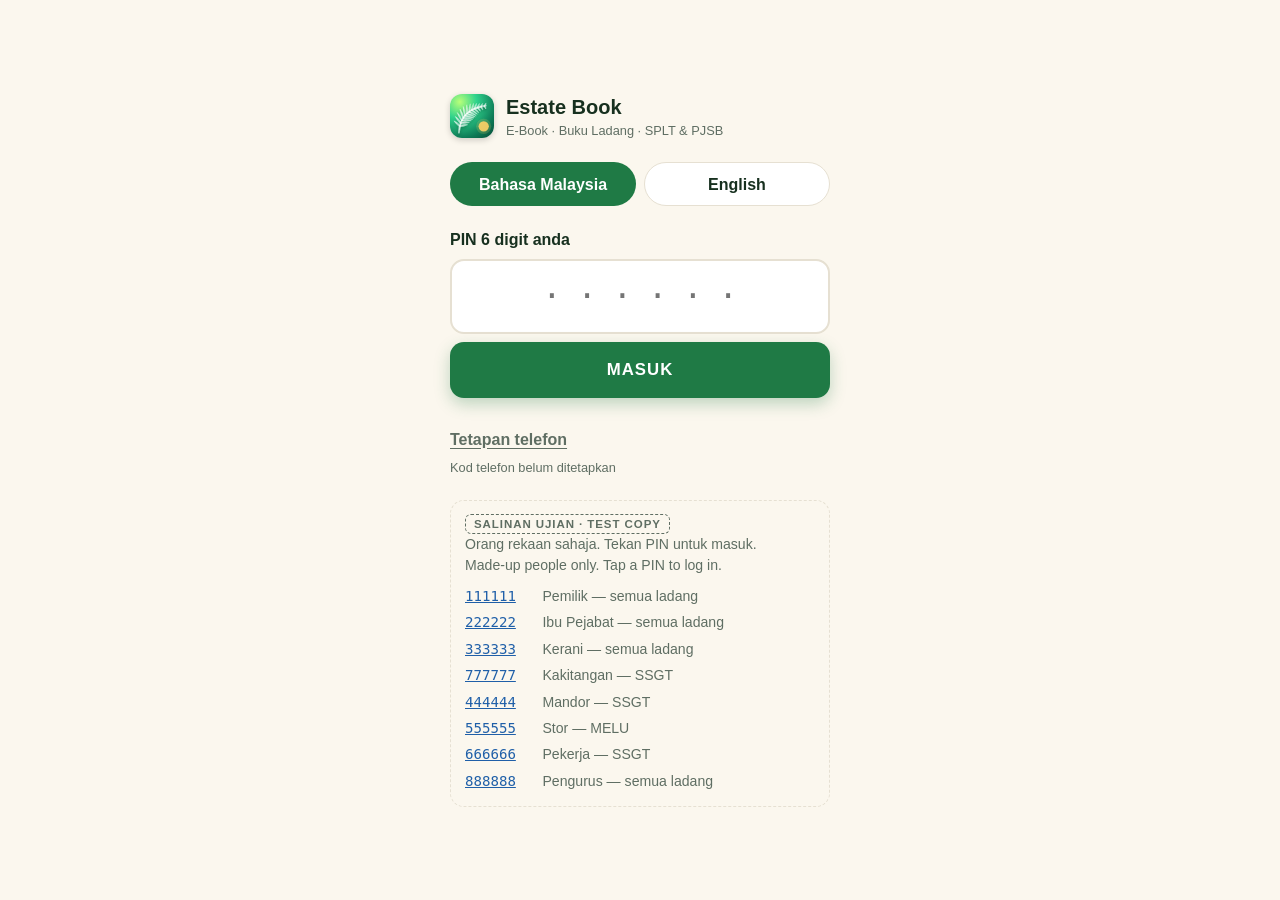
<file: index.html>
<!doctype html>
<html lang="ms">
<head>
<meta charset="utf-8">
<meta name="viewport" content="width=device-width, initial-scale=1, viewport-fit=cover">
<title>Estate Book</title>
<meta name="application-name" content="E-Book">
<meta name="apple-mobile-web-app-title" content="E-Book">
<meta name="claude:viewport-fit-sides" content="cover">
<meta name="theme-color" content="#0d7a56">
<link rel="manifest" href="manifest.webmanifest">
<link rel="icon" type="image/png" sizes="32x32" href="core/icons/favicon-32.png">
<link rel="apple-touch-icon" href="core/icons/apple-touch-icon.png">
<link rel="stylesheet" href="core/look.css">
</head>
<body>

<!-- LOGIN -->
<section id="login" class="login wrap" hidden>
  <div class="login-card">
    <div class="brand">
      <div class="brand-mark logo" aria-hidden="true"><img src="core/icons/logo.svg" alt=""></div>
      <div><span class="brand-name">Estate Book</span><span class="brand-sub">E-Book · Buku Ladang · SPLT &amp; PJSB</span></div>
    </div>
    <div class="lang-pick" role="group" aria-label="Bahasa · Language">
      <button type="button" data-lang="bm">Bahasa Malaysia</button>
      <button type="button" data-lang="en">English</button>
    </div>
    <form id="login-form" class="field" novalidate>
      <label for="key"><span class="bm">PIN 6 digit anda</span><span class="en">Your 6-digit PIN</span></label>
      <input id="key" class="key-input" type="password" inputmode="numeric" autocomplete="off" maxlength="6" placeholder="······">
      <p id="login-msg" class="msg" role="alert" hidden></p>
      <button id="login-btn" class="btn btn-main" type="submit">LOG IN<small>Masuk</small></button>
    </form>
    <div>
      <button id="open-setup" class="link-btn" type="button"><span class="inline"><span class="bm">Tetapan telefon</span> · <span class="en">Phone setup</span></span></button>
      <div id="phone-line" class="en"></div>
    </div>
    <div id="test-keys" class="test-keys" hidden>
      <span class="test-badge">SALINAN UJIAN · TEST COPY</span>
      <div>Orang rekaan sahaja. Tekan PIN untuk masuk.<br>Made-up people only. Tap a PIN to log in.</div>
      <table id="test-table"></table>
    </div>
  </div>
</section>

<!-- HOME -->
<div id="home" hidden>
  <header id="top" class="top">
    <div class="wrap">
      <div class="top-in">
        <div class="brand">
          <div class="brand-mark logo" aria-hidden="true"><img src="core/icons/logo.svg" alt=""></div>
          <div><span class="brand-name">Estate Book</span><span class="brand-sub">E-Book · Buku Ladang</span></div>
        </div>
        <div class="who"><span class="brand-name" id="who-name"></span><span class="brand-sub" id="who-role"></span></div>
      </div>
      <div class="est-row"><button id="estate-btn" class="est-btn" type="button" aria-haspopup="dialog"></button></div>
    </div>
  </header>
  <div id="practice-band" class="practice-band" hidden>
    <div class="wrap practice-in"><div><b class="bm">MOD LATIHAN · tidak masuk buku sebenar</b><b class="en">PRACTICE MODE · nothing here goes into the real book</b><span id="practice-as" class="practice-as" hidden></span></div>
      <button id="practice-out" class="btn btn-wait practice-out" type="button" hidden>LEAVE PRACTICE<small>KELUAR LATIHAN</small></button></div>
  </div>

  <div class="sync" id="sync">
    <div class="wrap sync-in">
      <div class="sync-info" aria-live="polite">
        <span id="wait-pill" class="pill ok"></span>
        <span class="muted" id="last-sent"></span>
        <span id="test-mark" class="test-badge" hidden>UJIAN · TEST</span>
      </div>
      <button id="send-btn" class="btn btn-ok" type="button">SEND<small>Hantar</small></button>
    </div>
  </div>

  <div id="notice-link" class="notice bad" hidden>
    <div class="wrap notice-in">
      <div><span class="bm">Pautan hantar belum ditetapkan. Apa yang dikunci di sini tidak akan sampai ke pejabat.</span>
        <span class="en">The sending link is not set. Anything keyed here will not reach the office.</span></div>
      <button class="btn btn-ghost" type="button" data-open-setup>SETUP<small>Tetapan</small></button>
    </div>
  </div>

  <div id="notice-update" class="notice wait" hidden>
    <div class="wrap notice-in">
      <div><span class="bm">Versi baru sudah ada.</span><span class="en">A new version is out.</span></div>
      <button id="load-btn" class="btn btn-wait" type="button">LOAD IT<small>Muat</small></button>
    </div>
  </div>

  <main id="home-main" class="main wrap">
    <div class="greet">
      <div><h1 id="greet-bm"></h1></div>
      <div class="date"><span class="bm" id="date-bm"></span><span class="en" id="date-en"></span></div>
    </div>
    <div id="todo" hidden></div>
    <div id="rupa-card" hidden></div>
    <div id="late" hidden></div>
    <div id="today" hidden></div>
    <div id="layout" class="layout" data-pane="today">
      <section aria-labelledby="rooms-h">
        <h2 class="sec-h" id="rooms-h"><span class="inline"><span class="bm">Buka</span> · <span class="en">Open</span></span></h2>
        <div id="work-screens" class="work-screens" hidden></div>
        <div id="tiles" class="tiles"></div>
      </section>
      <aside id="plan" class="plan" hidden aria-labelledby="plan-h">
        <h2 class="sec-h" id="plan-h"><span class="inline"><span class="bm">Pencapaian akan datang</span> · <span class="en">Next milestones</span></span></h2>
        <ol id="plan-list"></ol>
      </aside>
    </div>
    <!-- v1.61 the new layout (Brief_Susun_Atur): four tabs at the bottom of the home page -->
    <section id="pane-rekod" class="pane" data-pane="rekod" hidden></section>
    <section id="pane-laporan" class="pane" data-pane="laporan" hidden></section>
    <section id="pane-lists" class="pane" data-pane="lists" hidden>
      <h2 class="sec-h"><span class="inline"><span class="bm">Senarai</span> · <span class="en">Lists</span></span></h2>
      <div id="tiles-ref" class="tiles"></div>
      <div id="tiles-lists" class="tiles"></div>
      <div class="tiles" id="tiles-phone">
        <button class="tile live" type="button" id="tile-share" data-share-app><span class="mark" aria-hidden="true">QR</span><span class="name"><span class="bm">Kongsi app</span><span class="en">Share the app</span></span><span class="when"><span class="bm">Alamat app, QR</span><span class="en">App address, QR</span></span></button>
      </div>
    </section>
  </main>

  <main id="room" class="main wrap room" hidden></main>
  <!-- v1.62 the four tabs, on the home page and inside every screen (Brief_Susun_Atur) -->
  <nav id="home-bar" aria-label="Hari ini, Rekod, Laporan, Senarai"></nav>

  <footer class="foot">
    <div class="wrap foot-in">
      <span><span class="bm">Versi</span><span class="en">Version</span> <span class="mono" id="ver"></span></span>
      <span><span class="bm">Telefon</span><span class="en">Phone</span> <span class="mono" id="foot-phone"></span></span>
      <span id="offline-mark" hidden><span class="bm">Boleh buka tanpa isyarat</span><span class="en">Opens with no signal</span></span>
      <button class="link-btn" type="button" data-open-setup><span class="bm">Tetapan telefon</span><span class="en">Phone setup</span></button>
    </div>
  </footer>
</div>

<!-- SHEET (messages, setup, confirm) -->
<div id="sheet-back" class="sheet-back" hidden>
  <div class="sheet" role="dialog" aria-modal="true" aria-labelledby="sheet-title" id="sheet"></div>
</div>
<div id="toast" class="toast" role="status" hidden></div>

<script src="core/version.js"></script>
<script src="core/config.js"></script>
<script src="lists/estates.js"></script>
<script src="lists/test-users.js"></script>
<script src="lists/tasks.js"></script>
<script src="lists/lots.js"></script>
<script src="lists/lot-shapes.js"></script>
<script src="lists/targets.js"></script>
<script src="lists/test-workers.js"></script>
<script src="lists/people.js"></script>
<script src="lists/calendar.js"></script>
<script src="core/rooms.js"></script>
<script src="core/sync.js"></script>
<script src="core/lang.js"></script>
<script src="core/login.js"></script>
<script src="core/update.js"></script>
<script src="rooms/field/muster.js"></script>
<script src="rooms/field/work.js"></script>
<script src="rooms/field/dayclose.js"></script>
<script src="rooms/field/harvest.js"></script>
<script src="rooms/field/collect.js"></script>
<script src="rooms/field/ticket.js"></script>
<script src="rooms/field/history.js"></script>
<script src="rooms/field/program.js"></script>
<script src="rooms/field/people.js"></script>
<script src="core/users.js"></script>
<script src="core/workers.js"></script>
<script src="core/mills.js"></script>
<script src="core/todo.js"></script>
<script src="core/late.js"></script>
<script src="core/today.js"></script>
<script src="core/admin.js"></script>
<script src="core/home.js"></script>
</body>
</html>
</file>
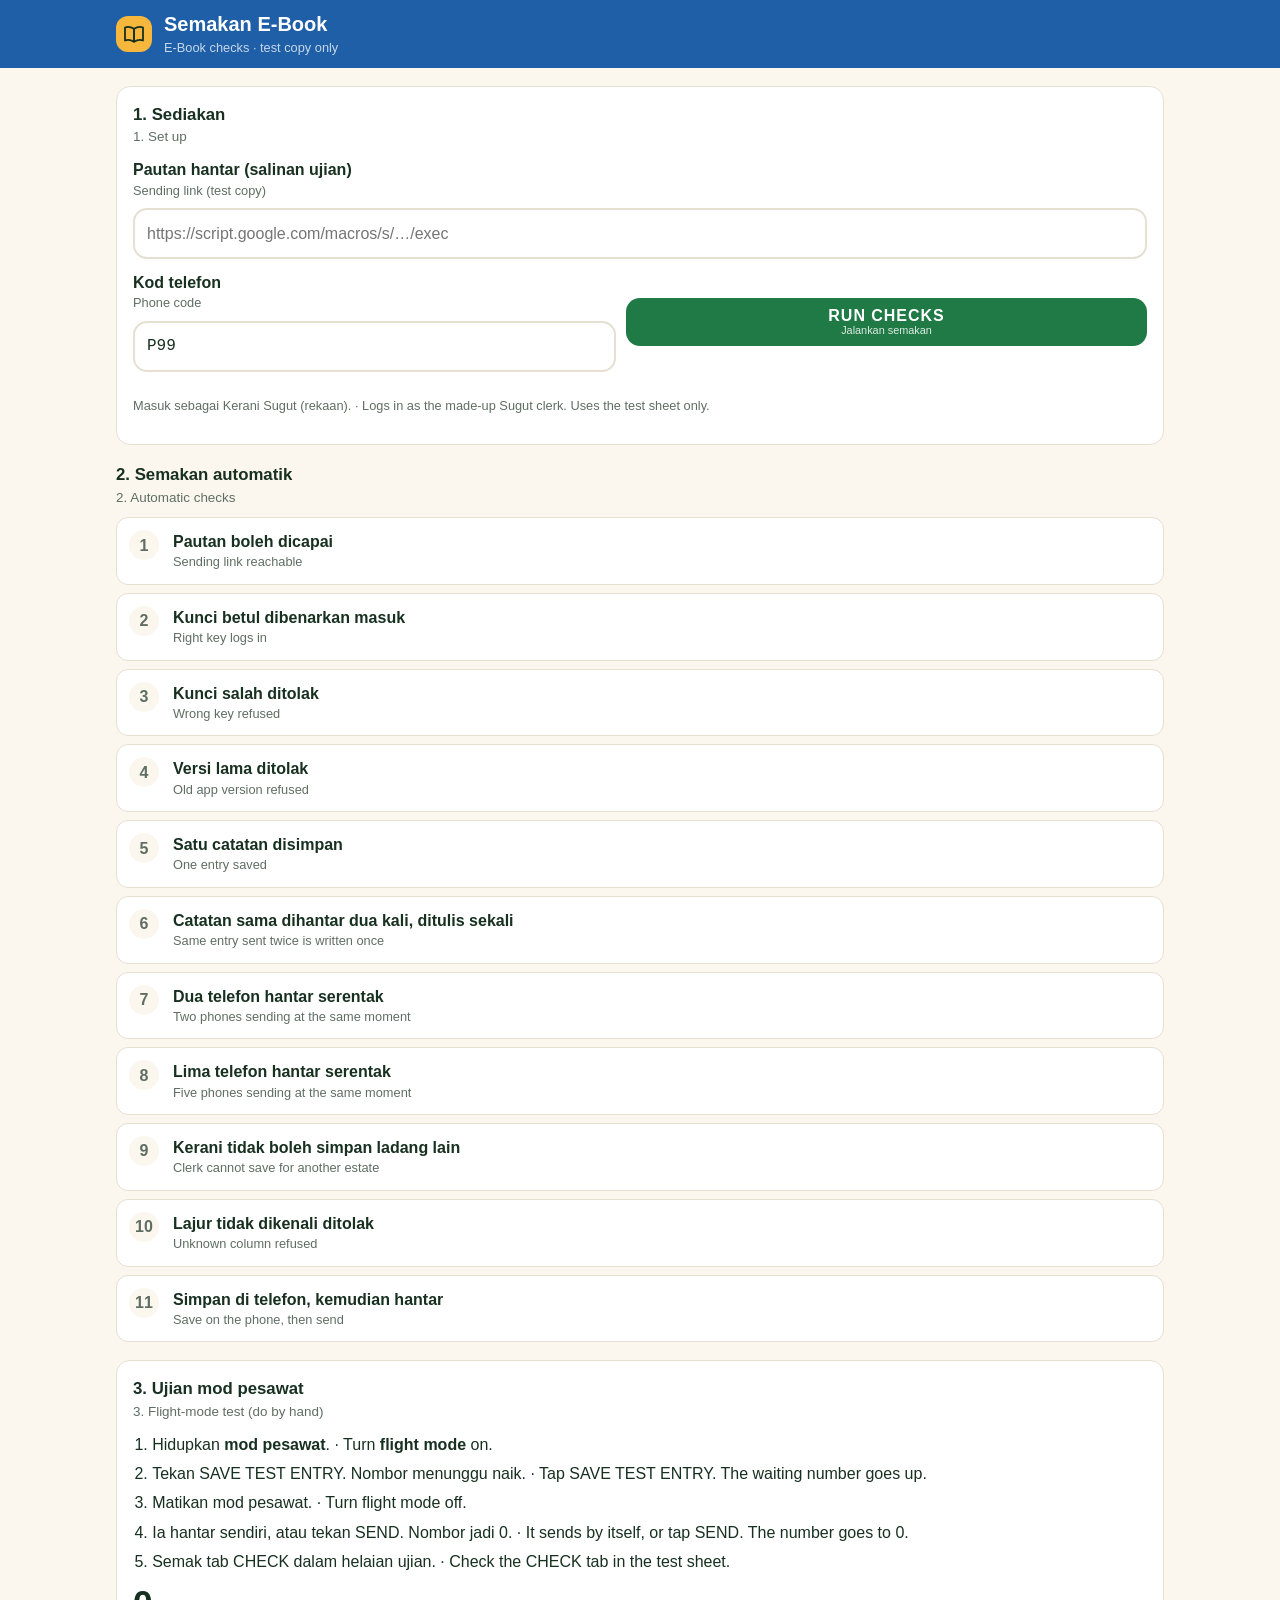
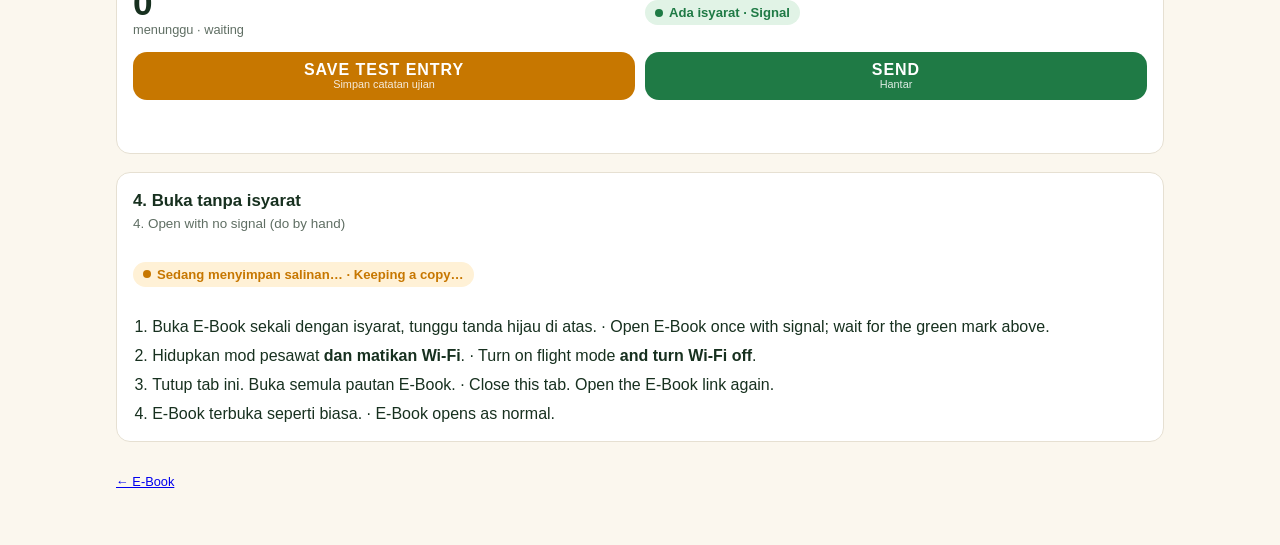
<file: checks/core.html>
<!doctype html>
<html lang="ms">
<head>
<meta charset="utf-8">
<meta name="viewport" content="width=device-width, initial-scale=1, viewport-fit=cover">
<title>E-Book Checks</title>
<meta name="claude:viewport-fit-sides" content="cover">
<link rel="stylesheet" href="../core/look.css">
<style>
  /* Check page only: the result list. Colours come from look.css tokens. */
  .checks { display: grid; gap: 8px; padding: 0; margin: 0; list-style: none; }
  .check { display: grid; grid-template-columns: 34px minmax(0, 1fr); gap: 10px; align-items: start;
    background: var(--surface); border: 1px solid var(--line); border-radius: 12px; padding: 12px; }
  .check .icon { width: 30px; height: 30px; border-radius: 50%; display: grid; place-items: center; font-weight: 800; background: var(--paper); color: var(--muted); }
  .check.pass .icon { background: var(--ok-soft); color: var(--ok); }
  .check.fail .icon { background: var(--bad-soft); color: var(--bad); }
  .check.run .icon { background: var(--wait-soft); color: var(--wait); }
  .check .detail { font-size: .8rem; color: var(--muted); font-family: var(--mono); word-break: break-word; margin-top: 2px; }
  .check.fail .detail { color: var(--bad); }
  .panel { background: var(--surface); border: 1px solid var(--line); border-radius: 14px; padding: 16px; display: grid; gap: 12px; }
  .row { display: flex; gap: 10px; flex-wrap: wrap; align-items: center; }
  .row > * { flex: 1; min-width: 140px; }
  .steps { margin: 0; padding-left: 1.2em; display: grid; gap: 6px; }
  .big-count { font-size: 2.2rem; font-weight: 800; font-variant-numeric: tabular-nums; line-height: 1; }
  .summary { font-weight: 700; }
  h2 { margin: 0; font-size: 1.05rem; }
  main { display: grid; gap: 18px; padding-block: 18px 40px; }
</style>
</head>
<body>
<header class="top hq">
  <div class="wrap top-in">
    <div class="brand">
      <div class="brand-mark" aria-hidden="true"><svg viewBox="0 0 24 24" width="24" height="24" fill="none" stroke="currentColor" stroke-width="1.8" stroke-linejoin="round"><path d="M3 5.5c2.6-1.1 5.6-.9 9 1.2v13c-3.4-2.1-6.4-2.3-9-1.2z"/><path d="M21 5.5c-2.6-1.1-5.6-.9-9 1.2v13c3.4-2.1 6.4-2.3 9-1.2z"/></svg></div>
      <div><span class="bm">Semakan E-Book</span><span class="en">E-Book checks · test copy only</span></div>
    </div>
  </div>
</header>

<main class="wrap">
  <section class="panel" aria-labelledby="setup-h">
    <h2 id="setup-h"><span class="bm">1. Sediakan</span><span class="en">1. Set up</span></h2>
    <div class="field">
      <label for="link"><span class="bm">Pautan hantar (salinan ujian)</span><span class="en">Sending link (test copy)</span></label>
      <input id="link" class="text-input" type="url" autocomplete="off" placeholder="https://script.google.com/macros/s/…/exec">
    </div>
    <div class="row">
      <div class="field">
        <label for="phone"><span class="bm">Kod telefon</span><span class="en">Phone code</span></label>
        <input id="phone" class="text-input mono" maxlength="4" autocomplete="off" placeholder="P99">
      </div>
      <button id="run" class="btn btn-ok" type="button">RUN CHECKS<small>Jalankan semakan</small></button>
    </div>
    <p class="en">Masuk sebagai Kerani Sugut (rekaan). · Logs in as the made-up Sugut clerk. Uses the test sheet only.</p>
  </section>

  <section aria-labelledby="auto-h" style="display:grid;gap:10px">
    <div class="row" style="justify-content:space-between">
      <h2 id="auto-h"><span class="bm">2. Semakan automatik</span><span class="en">2. Automatic checks</span></h2>
      <span id="summary" class="summary"></span>
    </div>
    <ol id="checks" class="checks"></ol>
  </section>

  <section class="panel" aria-labelledby="flight-h">
    <h2 id="flight-h"><span class="bm">3. Ujian mod pesawat</span><span class="en">3. Flight-mode test (do by hand)</span></h2>
    <ol class="steps">
      <li>Hidupkan <b>mod pesawat</b>. · Turn <b>flight mode</b> on.</li>
      <li>Tekan SAVE TEST ENTRY. Nombor menunggu naik. · Tap SAVE TEST ENTRY. The waiting number goes up.</li>
      <li>Matikan mod pesawat. · Turn flight mode off.</li>
      <li>Ia hantar sendiri, atau tekan SEND. Nombor jadi 0. · It sends by itself, or tap SEND. The number goes to 0.</li>
      <li>Semak tab CHECK dalam helaian ujian. · Check the CHECK tab in the test sheet.</li>
    </ol>
    <div class="row">
      <div><span class="big-count" id="waiting">0</span><span class="en">menunggu · waiting</span></div>
      <div><span class="pill" id="signal"></span></div>
    </div>
    <div class="row">
      <button id="save-test" class="btn btn-wait" type="button">SAVE TEST ENTRY<small>Simpan catatan ujian</small></button>
      <button id="send" class="btn btn-ok" type="button">SEND<small>Hantar</small></button>
    </div>
    <p id="flight-msg" class="en" aria-live="polite"></p>
  </section>

  <section class="panel" aria-labelledby="open-h">
    <h2 id="open-h"><span class="bm">4. Buka tanpa isyarat</span><span class="en">4. Open with no signal (do by hand)</span></h2>
    <p><span class="pill" id="offline-pill"></span></p>
    <ol class="steps">
      <li>Buka E-Book sekali dengan isyarat, tunggu tanda hijau di atas. · Open E-Book once with signal; wait for the green mark above.</li>
      <li>Hidupkan mod pesawat <b>dan matikan Wi-Fi</b>. · Turn on flight mode <b>and turn Wi-Fi off</b>.</li>
      <li>Tutup tab ini. Buka semula pautan E-Book. · Close this tab. Open the E-Book link again.</li>
      <li>E-Book terbuka seperti biasa. · E-Book opens as normal.</li>
    </ol>
  </section>

  <p class="en"><a href="../index.html">← E-Book</a></p>
</main>

<div id="toast" class="toast" role="status" hidden></div>

<script src="../core/version.js"></script>
<script src="../core/config.js"></script>
<script src="../lists/estates.js"></script>
<script src="../lists/test-users.js"></script>
<script src="../core/rooms.js"></script>
<script src="../core/sync.js"></script>
<script src="../core/login.js"></script>
<script src="../core/update.js"></script>
<script>
(function () {
  var $ = function (id) { return document.getElementById(id); };
  var TEST_KEY = '333333';       // made-up Sugut clerk, also on the test sheet
  var TAB = 'CHECK';

  $('link').value = EA.sendLink();
  $('phone').value = EA.phone() || 'P99';

  function uid(phone) {
    return 'CHK-SSGT-' + phone + '-' + String(Date.now() % 1000000).padStart(6, '0') + String(Math.floor(Math.random() * 90 + 10));
  }
  function row(phone, extra) {
    var now = new Date(), p = function (n) { return String(n).padStart(2, '0'); };
    var d = now.getFullYear() + '-' + p(now.getMonth() + 1) + '-' + p(now.getDate());
    return Object.assign({ id: uid(phone), date: d, company: 'SPLT', estate: 'SSGT', keyed_by: 'x',
      keyed_at: d + ' ' + p(now.getHours()) + ':' + p(now.getMinutes()), phone: phone, status: 'active', replaces: '', note: 'check page' }, extra || {});
  }
  // Read the office's answer as text first, so a bad answer gives a clear message.
  async function asJson(res) {
    var t = await res.text();
    try { return JSON.parse(t); } catch (e) { throw new Error('office did not answer properly: ' + t.slice(0, 80)); }
  }
  async function post(body) {
    var res = await fetch(EA.sendLink(), { method: 'POST', credentials: 'omit',
      headers: { 'Content-Type': 'text/plain;charset=utf-8' }, body: JSON.stringify(body) });
    return asJson(res);
  }

  // Each check: Malay, English, and a test that returns {ok, detail}.
  var CHECKS = [
    ['Pautan boleh dicapai', 'Sending link reachable', async function () {
      var r = await fetch(EA.sendLink(), { credentials: 'omit' }).then(asJson);
      return { ok: r && r.ok && r.app === 'E-Book', detail: JSON.stringify(r) };
    }],
    ['Kunci betul dibenarkan masuk', 'Right key logs in', async function () {
      var r = await EA.login(TEST_KEY);
      return { ok: r.ok && r.user && r.user.role === 'Clerk', detail: r.ok ? r.user.name + ' · ' + r.user.estates.join(',') : r.why };
    }],
    ['Kunci salah ditolak', 'Wrong key refused', async function () {
      var r = await post({ action: 'login', key: '000000', version: EA.VERSION });
      return { ok: r.ok === false && r.error === 'wrong_key', detail: JSON.stringify(r) };
    }],
    ['Versi lama ditolak', 'Old app version refused', async function () {
      var r = await post({ action: 'login', key: TEST_KEY, version: 0 });
      return { ok: r.ok === false && r.error === 'old_version', detail: JSON.stringify(r) };
    }],
    ['Satu catatan disimpan', 'One entry saved', async function () {
      var r = await post({ action: 'save', key: TEST_KEY, version: EA.VERSION, tab: TAB, row: row(EA.phone()) });
      return { ok: r.ok === true && !r.already, detail: JSON.stringify(r) };
    }],
    ['Catatan sama dihantar dua kali, ditulis sekali', 'Same entry sent twice is written once', async function () {
      var x = row(EA.phone());
      var a = await post({ action: 'save', key: TEST_KEY, version: EA.VERSION, tab: TAB, row: x });
      var b = await post({ action: 'save', key: TEST_KEY, version: EA.VERSION, tab: TAB, row: x });
      return { ok: a.ok && !a.already && b.ok && b.already === true, detail: 'first: ' + JSON.stringify(a) + ' · again: ' + JSON.stringify(b) };
    }],
    ['Dua telefon hantar serentak', 'Two phones sending at the same moment', async function () {
      var r = await Promise.all(['P98', 'P97'].map(function (ph) {
        return post({ action: 'save', key: TEST_KEY, version: EA.VERSION, tab: TAB, row: row(ph, { note: 'two phones' }) });
      }));
      return { ok: r.every(function (x) { return x.ok && !x.already; }), detail: JSON.stringify(r) };
    }],
    ['Lima telefon hantar serentak', 'Five phones sending at the same moment', async function () {
      var r = await Promise.all(['P91', 'P92', 'P93', 'P94', 'P95'].map(function (ph) {
        return post({ action: 'save', key: TEST_KEY, version: EA.VERSION, tab: TAB, row: row(ph, { note: 'five phones' }) });
      }));
      var good = r.filter(function (x) { return x.ok && !x.already; }).length;
      return { ok: good === 5, detail: good + ' of 5 arrived' };
    }],
    ['Kerani tidak boleh simpan ladang lain', 'Clerk cannot save for another estate', async function () {
      var r = await post({ action: 'save', key: TEST_KEY, version: EA.VERSION, tab: TAB,
        row: row(EA.phone(), { estate: 'KWNN', company: 'PJSB' }) });
      return { ok: r.ok === false && r.error === 'not_your_estate', detail: JSON.stringify(r) };
    }],
    ['Lajur tidak dikenali ditolak', 'Unknown column refused', async function () {
      var r = await post({ action: 'save', key: TEST_KEY, version: EA.VERSION, tab: TAB, row: row(EA.phone(), { made_up_col: 1 }) });
      return { ok: r.ok === false && /unknown_col/.test(r.error), detail: JSON.stringify(r) };
    }],
    ['Simpan di telefon, kemudian hantar', 'Save on the phone, then send', async function () {
      var before = EA.waiting();
      EA.save(TAB, 'CHK', 'SSGT', { note: 'saved on phone, then sent' });
      var mid = EA.waiting();
      var s = await EA.send();
      return { ok: mid === before + 1 && !s.error && EA.waiting() === 0, detail: 'waiting ' + before + ' → ' + mid + ' → ' + EA.waiting() + (s.error ? ' · ' + s.error : '') };
    }]
  ];

  function draw(states) {
    $('checks').innerHTML = CHECKS.map(function (c, i) {
      var s = states[i] || { state: '' };
      var icon = s.state === 'pass' ? '✓' : s.state === 'fail' ? '✕' : s.state === 'run' ? '…' : (i + 1);
      return '<li class="check ' + s.state + '"><span class="icon" aria-hidden="true">' + icon + '</span><div>' +
        '<span class="bm">' + c[0] + '</span><span class="en">' + c[1] + '</span>' +
        (s.detail ? '<div class="detail">' + String(s.detail).replace(/</g, '&lt;') + '</div>' : '') + '</div></li>';
    }).join('');
  }
  draw([]);

  $('run').onclick = async function () {
    var link = EA.cleanLink($('link').value), phone = $('phone').value.trim().toUpperCase();
    $('link').value = link;
    if (!/^https:\/\/script\.google\.com\/macros\/s\/[A-Za-z0-9_-]+\/exec$/.test(link)) { $('link').focus(); toast('Pautan tidak lengkap. Mesti bermula https://script.google.com/macros/s/ dan berakhir /exec · Link not complete: must start https://script.google.com/macros/s/ and end /exec', true); return; }
    if (!/^P\d{2,3}$/.test(phone)) { $('phone').focus(); toast('Kod telefon, cth P99 · Phone code, e.g. P99', true); return; }
    EA.setSendLink(link); EA.setPhone(phone);
    this.disabled = true;
    var states = [], pass = 0;
    for (var i = 0; i < CHECKS.length; i++) {
      states[i] = { state: 'run' }; draw(states);
      try {
        var r = await CHECKS[i][2]();
        states[i] = { state: r.ok ? 'pass' : 'fail', detail: r.detail };
        if (r.ok) pass++;
      } catch (e) { states[i] = { state: 'fail', detail: 'error: ' + e.message }; }
      draw(states);
      if (i === 1 && states[1].state !== 'pass') break;   // no point going on without a login
    }
    $('summary').textContent = pass + ' / ' + CHECKS.length + ' lulus · passed';
    $('summary').style.color = pass === CHECKS.length ? 'var(--ok)' : 'var(--bad)';
    this.disabled = false;
    showWaiting();
  };

  // Flight-mode test by hand
  function showWaiting() {
    $('waiting').textContent = EA.waiting();
    var on = navigator.onLine;
    $('signal').className = 'pill ' + (on ? 'ok' : 'wait');
    $('signal').textContent = on ? 'Ada isyarat · Signal' : 'Tiada isyarat · No signal';
  }
  $('save-test').onclick = function () {
    if (!EA.currentUser()) { toast('Jalankan semakan dahulu · Run the checks first', true); return; }
    var r = EA.save(TAB, 'CHK', 'SSGT', { note: 'flight-mode test' });
    $('flight-msg').textContent = 'Disimpan di telefon · Saved on the phone: ' + r.id;
    toast('Disimpan · Saved');
  };
  $('send').onclick = async function () {
    var r = await EA.send();
    $('flight-msg').textContent = r.error ? 'Belum dihantar · Not sent yet: ' + r.error : (r.sent || 0) + ' dihantar · sent';
  };
  function showOffline() {
    var p = $('offline-pill');
    p.className = 'pill ' + (EA.offlineReady ? 'ok' : 'wait');
    p.textContent = EA.offlineReady ? 'Salinan disimpan di telefon · Kept on this phone' : 'Sedang menyimpan salinan… · Keeping a copy…';
  }
  document.addEventListener('ea:offline-ready', showOffline);
  showOffline();
  EA.startOffline('../sw.js');
  document.addEventListener('ea:sync', showWaiting);
  window.addEventListener('online', showWaiting);
  window.addEventListener('offline', showWaiting);
  showWaiting();

  var tt;
  function toast(t, bad) {
    var el = $('toast'); el.textContent = t; el.className = 'toast' + (bad ? ' bad' : ''); el.hidden = false;
    clearTimeout(tt); tt = setTimeout(function () { el.hidden = true; }, 3000);
  }
})();
</script>
</body>
</html>
</file>
<file: core/look.css>
/* Foundation: the look of every room. "Pagi Sawit" (v1.6, chosen by Yu Chen 19 Oct 2026):
   deep palm green header with a touch of sunrise, warm cream paper, white rounded cards,
   amber for "needs attention", one bright green for every action.
   Layout: phone first, one column; laptop adds a side panel for Owner and HQ.
   Colours carry meaning everywhere: green saved/done, amber waiting/due soon,
   red overdue/problem, blue owner and HQ screens. No other colours.
   System fonts only, so the app looks right with no signal. */
/* Anything marked hidden stays hidden, whatever its other styles say. */
[hidden] { display: none !important; }

:root {
  --paper: #fbf7ee;      /* warm cream */
  --surface: #ffffff;
  --ink: #17301f;
  --muted: #5f6e63;
  --line: #e6e0d2;
  --slate: #1f5e3a;      /* header for estate users: palm green */
  --slate-2: #2e8b57;    /* the sunrise edge of the header */
  --slate-ink: #f4fbf5;
  --sun: #f6b73c;        /* sunrise amber: the chosen estate, step numbers, ADD JOB */
  --sun-ink: #17301f;
  --ok: #1f7a45;   --ok-soft: #e1f3e6;
  --wait: #c77700; --wait-soft: #fff1d6;
  --bad: #b3261e;  --bad-soft: #fbe3e1;
  --hq: #1f5fa8;   --hq-soft: #e2ecf8;
  --focus: #1f5fa8;
  --font: "Segoe UI", Roboto, "Helvetica Neue", Arial, system-ui, sans-serif;
  --mono: ui-monospace, "SF Mono", Menlo, Consolas, monospace;
  --r: 14px;
  --card-r: 18px;
  --wait-ink: #7a4a00;   /* v1.109: brown words on amber; light in dark mode */
  --shadow: 0 2px 10px rgba(20, 40, 25, .07);
}
@media (prefers-color-scheme: dark) {
  :root:not([data-theme="light"]) {
    --paper: #141816; --surface: #1c211f; --ink: #e8ece9; --muted: #9aa5a0; --line: #303834;
    --slate: #14402a; --slate-2: #1f5e3a; --slate-ink: #e8ece9; --sun: #e0a93a; --sun-ink: #141816; --shadow: none;
    --ok: #6cc07d; --ok-soft: #1c3322; --wait: #e6a640; --wait-soft: #3a2c12; --wait-ink: #f3c77a;
    --bad: #f0857c; --bad-soft: #3d1c19; --hq: #7fb0ec; --hq-soft: #17283d; --focus: #7fb0ec;
    color-scheme: dark;
  }
}
:root[data-theme="dark"] {
  --paper: #141816; --surface: #1c211f; --ink: #e8ece9; --muted: #9aa5a0; --line: #303834;
  --slate: #14402a; --slate-2: #1f5e3a; --slate-ink: #e8ece9; --sun: #e0a93a; --sun-ink: #141816; --shadow: none;
  --ok: #6cc07d; --ok-soft: #1c3322; --wait: #e6a640; --wait-soft: #3a2c12; --wait-ink: #f3c77a;
  --bad: #f0857c; --bad-soft: #3d1c19; --hq: #7fb0ec; --hq-soft: #17283d; --focus: #7fb0ec;
  color-scheme: dark;
}

* { box-sizing: border-box; }
html, body { margin: 0; }
body { background: var(--paper); color: var(--ink); font: 16px/1.45 var(--font); }
button, input { font: inherit; color: inherit; }
:focus-visible { outline: 3px solid var(--focus); outline-offset: 2px; }
.wrap { max-width: 1080px; margin: 0 auto; padding-left: max(16px, env(safe-area-inset-left, 0px)); padding-right: max(16px, env(safe-area-inset-right, 0px)); }

/* One language on the screen (core/lang.js). Every label carries both; the phone's
   language is shown. With no data-lang (never happens in the app) both show, English under. */
.bm { display: block; font-weight: 600; }
.en { display: block; font-size: .8em; color: var(--muted); font-weight: 400; }
.inline .bm, .inline .en { display: inline; }
/* A pair = a .bm followed by its .en. A lone .en (a grey subtitle) stays in both languages. */
html[data-lang="bm"] .bm + .en, html[data-lang="bm"] .bm ~ .en { display: none !important; }
html[data-lang="en"] .bm:has(+ .en), html[data-lang="en"] .bm:has(~ .en) { display: none !important; }
html[data-lang="en"] .bm + .en, html[data-lang="en"] .bm ~ .en { font-size: 1em; color: inherit; font-weight: 600; }
html[data-lang="en"] p.en, html[data-lang="en"] .hint.en, html[data-lang="en"] .en.quiet { font-weight: 400; color: var(--muted); font-size: inherit; }
.btn .l-bm, .btn .l-en { display: none; }
html[data-lang="bm"] .btn .l-bm, html[data-lang="en"] .btn .l-en { display: inline; }

/* Buttons: one word in capitals in the phone's language, thumb-sized */
.btn { display: inline-flex; flex-direction: column; align-items: center; justify-content: center; gap: 0;
  min-height: 48px; padding: 6px 18px; border-radius: var(--r); border: 1px solid transparent; cursor: pointer;
  font-weight: 700; letter-spacing: .06em; text-transform: uppercase; line-height: 1.1; }
.btn small { font-size: .68em; font-weight: 500; letter-spacing: 0; text-transform: none; opacity: .85; }
.btn-main { background: var(--ok); color: #fff; width: 100%; min-height: 56px; font-size: 1.05rem; box-shadow: 0 6px 16px rgba(31, 122, 69, .28); }
.btn-ok { background: var(--ok); color: #fff; }
.btn-wait { background: var(--wait); color: #fff; }
.btn-ghost { background: transparent; border-color: currentColor; color: inherit; min-height: 42px; padding: 4px 12px; font-size: .85rem; }
.btn:disabled { opacity: .5; cursor: default; }
.link-btn { background: none; border: 0; padding: 8px 0; cursor: pointer; color: var(--muted); text-decoration: underline; text-underline-offset: 3px; }
/* v1.78: the day row on TUTUP HARI. The days themselves, as buttons, always drawn — so which day you are
   closing is the first thing on the screen and changing it needs no hunting. */
.dc-days h2 { margin-bottom: 8px; }
.dc-dayrow { display: flex; gap: 6px; overflow-x: auto; padding-bottom: 4px; -webkit-overflow-scrolling: touch; }
/* five days must fit a 390px phone without scrolling: the day he wants is usually today, and today is
   last in the row. Narrow enough for five, and it still scrolls if a week is open. */
.dc-day { flex: 1 1 0; min-width: 58px; max-width: 96px; min-height: 56px; padding: 7px 4px; cursor: pointer;
  border: 1.5px solid var(--line, rgba(0,0,0,.18)); border-radius: var(--r, 12px); background: #fff;
  display: flex; flex-direction: column; align-items: center; justify-content: center; gap: 1px; }
.dc-day b { font-size: .95rem; font-weight: 800; letter-spacing: .01em; }
.dc-day small { font-size: .66rem; opacity: .7; font-weight: 500; }
.dc-day.on { background: var(--ok, #1b6b3a); border-color: var(--ok, #1b6b3a); color: #fff; }
.dc-day.on small { opacity: .9; }
.dc-day.re { border-color: var(--amber, #b06a00); color: var(--amber, #b06a00); }
.dc-day.re.on { background: var(--amber, #b06a00); border-color: var(--amber, #b06a00); color: #fff; }

/* v1.75: "tidak hadir / tiada kerja" on a worker's own row. Findable without shouting — it sits beside
   "+ petak lain", not above the quantity box, because the common answer is still a number. */
/* v1.80 the gang total, moved up under the block heading where the mandor is looking. It was a grey hint
   line at the very bottom of the card and nobody ever scrolled to it. It has to read as a figure, not as a
   note, because he checks it against his own paper before pressing SIMPAN. */
.wk-total { margin: 10px 0 2px; padding: 9px 11px; border: 1px solid var(--line); border-radius: 10px;
  background: var(--paper); color: var(--ink); font-weight: 600; font-size: 1.02rem; line-height: 1.35; }
.wk-total:empty { display: none; }
.wk-nobox { display: block; margin-top: 3px; font-style: italic; }
.wk-away { margin-left: 14px; }
.wk-away::before { content: "✕"; margin-right: 5px; font-size: .9em; text-decoration: none; display: inline-block; }
.wrow .wk-away { color: var(--bad, #a8332a); opacity: .85; }
.wrow .wk-away:hover, .wrow .wk-away:focus-visible { opacity: 1; }

/* Status pills */
.pill { display: inline-flex; align-items: center; gap: 6px; padding: 3px 10px; border-radius: 999px; font-size: .82rem; font-weight: 600; white-space: nowrap; }
.pill::before { content: ""; width: 8px; height: 8px; border-radius: 50%; background: currentColor; }
.pill.ok { background: var(--ok-soft); color: var(--ok); }
.pill.wait { background: var(--wait-soft); color: var(--wait); }
.pill.bad { background: var(--bad-soft); color: var(--bad); }
.pill.hq { background: var(--hq-soft); color: var(--hq); }
.pill.plain { background: var(--ok-soft); color: var(--ok); border: 0; }
.pill.plain::before { display: none; }
/* The sending pill can carry a longer message: it wraps instead of widening the page. */
#wait-pill { white-space: normal; max-width: 100%; border-radius: 12px; }
#wait-pill::before { flex: 0 0 8px; }
.test-badge { display: inline-block; border: 1.5px dashed currentColor; border-radius: 6px; padding: 1px 8px; font-size: .72rem; font-weight: 700; letter-spacing: .08em; }

/* Login */
.login { min-height: 100vh; display: grid; place-items: center; padding-block: 32px; }
.login-card { width: 100%; max-width: 380px; display: grid; gap: 22px; }
.brand { display: flex; align-items: center; gap: 12px; }
.brand-mark { width: 44px; height: 44px; border-radius: 12px; background: var(--sun); color: var(--sun-ink);
  display: grid; place-items: center; font-weight: 800; letter-spacing: .02em; flex: none; }
.brand .bm, .brand .brand-name { font-size: 1.25rem; display: block; font-weight: 600; }
.brand .brand-sub { display: block; font-size: .8em; color: var(--muted); }
.top .brand-sub { color: inherit; opacity: .75; }
.foot-in .bm, .foot-in .en { display: inline; }
.field { display: grid; gap: 8px; }
.key-input { width: 100%; font-family: var(--mono); font-size: 2rem; letter-spacing: .5em; text-align: center;
  padding: 12px 0 12px .5em; border: 2px solid var(--line); border-radius: var(--r); background: var(--surface); }
.key-input:focus { border-color: var(--focus); outline: none; }
.text-input { width: 100%; padding: 12px; border: 2px solid var(--line); border-radius: var(--r); background: var(--surface); }
/* Language choice (Phone setup and login): two pills, one pressed */
.lang-pick { display: flex; gap: 8px; }
.lang-pick button { flex: 1; min-height: 44px; border-radius: 999px; border: 1.5px solid var(--line); background: var(--surface); font-weight: 600; cursor: pointer; }
.lang-pick button[aria-pressed="true"] { background: var(--ok); color: #fff; border-color: transparent; }
.text-input:focus { border-color: var(--focus); outline: none; }
.msg { margin: 0; padding: 10px 12px; border-radius: var(--r); background: var(--bad-soft); color: var(--bad); font-weight: 600; }
.msg .en { color: inherit; opacity: .85; }
.test-keys { border: 1.5px dashed var(--line); border-radius: var(--r); padding: 12px 14px; font-size: .88rem; color: var(--muted); }
.test-keys table { width: 100%; border-collapse: collapse; margin-top: 8px; }
.test-keys td { padding: 3px 0; }
.test-keys td:first-child { font-family: var(--mono); color: var(--ink); width: 5.5em; }
.test-keys button { background: none; border: 0; padding: 0; cursor: pointer; font-family: var(--mono); color: var(--hq); text-decoration: underline; }

/* Header */
.top { background: linear-gradient(135deg, var(--slate) 0%, var(--slate-2) 100%); color: var(--slate-ink); }
.top.hq { background: var(--hq); color: #fff; }
.top-in { display: flex; align-items: center; gap: 12px; padding-block: 10px; flex-wrap: wrap; }
.top .brand-mark { background: var(--sun); color: var(--sun-ink); width: 36px; height: 36px; font-size: .85rem; }
.top .en { color: inherit; opacity: .75; }
/* 1.13: the app logo (E1 Satu Pelepah) in place of the open-book mark */
.brand-mark.logo, .top .brand-mark.logo { background: none; padding: 0; overflow: hidden; box-shadow: 0 2px 6px rgba(0,0,0,.18); }
.brand-mark.logo img { width: 100%; height: 100%; display: block; }
.who { margin-left: auto; text-align: right; min-width: 0; }
.who .brand-name { overflow: hidden; text-overflow: ellipsis; white-space: nowrap; display: block; font-weight: 600; }
.who .brand-sub { display: block; font-size: .8em; opacity: .75; }
.estates { display: flex; gap: 6px; overflow-x: auto; padding-block: 0 10px; scrollbar-width: none; }
.chip { flex: none; border: 1px solid rgba(255,255,255,.35); background: transparent; color: inherit; border-radius: 999px;
  padding: 6px 12px; min-height: 36px; cursor: pointer; font-weight: 600; font-size: .85rem; letter-spacing: .03em; }
.chip[aria-pressed="true"] { background: var(--sun); color: var(--sun-ink); border-color: transparent; }
.top.hq .chip[aria-pressed="true"] { background: rgba(255,255,255,.95); color: var(--hq); }

/* Sync bar: on every screen */
.sync { position: sticky; top: env(safe-area-inset-top, 0px); z-index: 5; background: var(--surface); box-shadow: 0 1px 0 var(--line); }
.sync-in { display: flex; align-items: center; gap: 10px; padding-block: 8px; flex-wrap: wrap; }
.sync-info { display: flex; gap: 8px 14px; align-items: center; flex-wrap: wrap; flex: 1; min-width: 0; font-size: .88rem; }
.sync-info .muted { color: var(--muted); }
.sync .btn { min-height: 44px; }
body::before { content: ""; position: fixed; inset: 0 0 auto; height: env(safe-area-inset-top, 0px); z-index: 10; background: var(--surface); }

.notice { border-bottom: 1px solid var(--line); }
.notice-in { display: flex; gap: 12px; align-items: center; padding-block: 10px; flex-wrap: wrap; }
.notice-in > div { flex: 1; min-width: 0; }
.notice.bad { background: var(--bad-soft); color: var(--bad); }
.notice.wait { background: var(--wait-soft); color: var(--wait); }
.notice .en { color: inherit; opacity: .85; }

/* Home */
.main { padding-block: 22px 40px; }
.greet { display: flex; justify-content: space-between; align-items: flex-end; gap: 12px; flex-wrap: wrap; margin-bottom: 18px; }
.greet h1 { margin: 0; font-size: 1.9rem; line-height: 1.1; letter-spacing: -.02em; text-wrap: balance; }
.greet .date { text-align: right; font-variant-numeric: tabular-nums; }
.layout { display: grid; gap: 24px; }
@media (min-width: 900px) { .layout.with-plan { grid-template-columns: minmax(0, 1fr) 320px; align-items: start; } }
.sec-h { margin: 0 0 10px; font-size: .78rem; letter-spacing: .12em; text-transform: uppercase; }
.sec-h .en { font-size: 1em; letter-spacing: .12em; }

.tiles { display: grid; grid-template-columns: repeat(auto-fill, minmax(160px, 1fr)); gap: 12px; }
@media (max-width: 420px) { .tiles { grid-template-columns: 1fr 1fr; gap: 10px; } }
.tile { display: grid; grid-template-rows: auto 1fr auto; gap: 10px; text-align: left; padding: 14px; min-height: 150px;
  background: var(--surface); border: 1px solid transparent; border-radius: var(--card-r); cursor: pointer; box-shadow: var(--shadow); }
.tile:hover { border-color: var(--ok); }
.tile .mark { width: 40px; height: 40px; border-radius: 9px; display: grid; place-items: center; font-weight: 800; font-size: .85rem;
  letter-spacing: .04em; background: var(--paper); border: 1px solid var(--line); }
.tile.live .mark { background: var(--ok-soft); color: var(--ok); border-color: transparent; }
.tile.next .mark { background: var(--wait-soft); color: var(--wait); border-color: transparent; }
.tile.later { background: transparent; border: 1px dashed var(--line); box-shadow: none; }
.tile.later .bm, .tile.later .mark { color: var(--muted); }
.tile .name .bm { font-size: 1.02rem; line-height: 1.2; }
.tile .when { font-size: .78rem; color: var(--muted); line-height: 1.3; }
.tile.live .when { color: var(--ok); font-weight: 600; }
.tile.next .when { color: var(--wait); font-weight: 600; }
.empty { padding: 18px; border: 1px dashed var(--line); border-radius: 14px; color: var(--muted); }

.plan { background: var(--hq-soft); border-radius: 14px; padding: 16px; }
.plan .sec-h { color: var(--hq); }
.plan ol { list-style: none; margin: 0; padding: 0; display: grid; gap: 2px; }
.plan li { display: grid; grid-template-columns: 2.6em minmax(0, 1fr) auto; gap: 10px; align-items: baseline; padding: 9px 0; border-top: 1px solid color-mix(in srgb, var(--hq) 22%, transparent); }
.plan li:first-child { border-top: 0; }
.plan .m { font-family: var(--mono); font-size: .8rem; color: var(--hq); font-weight: 700; }
.plan .d { text-align: right; font-size: .8rem; font-variant-numeric: tabular-nums; white-space: nowrap; }
.plan .d b { display: block; font-size: .95rem; }
.plan .soon b { color: var(--wait); }
.plan .late b { color: var(--bad); }

/* Bottom sheet for messages */
.sheet-back { position: fixed; inset: 0; background: rgba(0,0,0,.45); z-index: 20; display: grid; align-items: end; justify-items: center; }
.sheet { width: 100%; max-width: 520px; background: var(--surface); border-radius: 18px 18px 0 0; display: grid; gap: 14px;
  padding: 20px max(18px, env(safe-area-inset-right, 0px)) calc(20px + env(safe-area-inset-bottom, 0px)) max(18px, env(safe-area-inset-left, 0px)); }
/* A tall sheet scrolls inside itself, so its buttons can always be reached. */
.sheet { max-height: 92vh; max-height: 92dvh; overflow-y: auto; overscroll-behavior: contain; align-content: start; }
@media (min-width: 700px) { .sheet-back { align-items: center; } .sheet { border-radius: 18px; } }
.sheet h2 { margin: 0; font-size: 1.2rem; }
.sheet p { margin: 0; }
.sheet .actions { display: flex; gap: 10px; flex-wrap: wrap; }
.sheet .actions .btn { flex: 1; }

.toast { position: fixed; left: 50%; transform: translateX(-50%); bottom: calc(18px + env(safe-area-inset-bottom, 0px)); z-index: 30;
  background: var(--ok); color: #fff; padding: 10px 16px; border-radius: 999px; font-weight: 600; box-shadow: 0 4px 16px rgba(0,0,0,.2); max-width: calc(100% - 32px); }
.toast { pointer-events: none; }
/* With a sheet open, the message goes to the top so it never covers the sheet's buttons. */
.sheet-back:not([hidden]) ~ .toast { bottom: auto; top: calc(12px + env(safe-area-inset-top, 0px)); }
.toast.bad { background: var(--bad); }
.toast.wait { background: var(--wait); }

.foot { padding-block: 18px 28px; color: var(--muted); font-size: .8rem; border-top: 1px solid var(--line); }
.foot-in { display: flex; gap: 8px 16px; flex-wrap: wrap; align-items: center; }
.mono { font-family: var(--mono); }

@media (prefers-reduced-motion: no-preference) { .tile { transition: border-color .15s; } }

/* ---------- room screens (shared by every room) ---------- */
.room { display: grid; gap: 16px; }
.room-top { display: flex; align-items: center; gap: 10px; flex-wrap: wrap; }
.room-top h1 { margin: 0; font-size: 1.35rem; line-height: 1.15; }
.room-top .grow { flex: 1; min-width: 0; }
.room-top .brand-sub { display: block; font-size: .8rem; color: var(--muted); }
/* v1.21: BALIK, big and easy to see: thick green outline, one word in the phone's language: BALIK or BACK (option A, 20 Oct). */
.back-btn { background: var(--surface); border: 3px solid var(--ok); color: var(--ok); border-radius: 16px; min-height: 60px; min-width: 112px;
  padding: 4px 14px; cursor: pointer; font: inherit; font-weight: 800; font-size: 1.2rem; line-height: 1.05;
  display: inline-flex; flex-direction: column; align-items: center; justify-content: center; }
.back-btn .l-bm, .back-btn .l-en { display: none; }
html[data-lang="bm"] .back-btn .l-bm, html[data-lang="en"] .back-btn .l-en { display: inline; }
.btn.btn-back { background: var(--surface); border: 3px solid var(--ok); color: var(--ok); min-height: 56px; font-size: 1.05rem; font-weight: 800; }
.card { background: var(--surface); border: 1px solid transparent; border-radius: var(--card-r); padding: 14px; display: grid; gap: 12px; box-shadow: var(--shadow); }
.card h2 { margin: 0; font-size: 1rem; }
.step { display: inline-grid; place-items: center; width: 26px; height: 26px; border-radius: 50%; background: var(--sun); color: var(--sun-ink); font-size: .8rem; font-weight: 700; margin-right: 8px; vertical-align: 2px; }
.fields { display: grid; gap: 12px; grid-template-columns: repeat(auto-fit, minmax(200px, 1fr)); }
select.text-input { appearance: none; background-image: linear-gradient(45deg, transparent 50%, var(--muted) 50%), linear-gradient(135deg, var(--muted) 50%, transparent 50%);
  background-position: calc(100% - 18px) 50%, calc(100% - 12px) 50%; background-size: 6px 6px; background-repeat: no-repeat; padding-right: 32px; }
.hint { font-size: .82rem; color: var(--muted); margin: 0; }
.warn { margin: 0; padding: 10px 12px; border-radius: var(--r); background: var(--wait-soft); color: var(--wait); font-weight: 600; }
.warn .en { color: inherit; opacity: .85; }

/* choice chips (lots, filters) */
.picks { display: flex; flex-wrap: wrap; gap: 6px; }
.pick { border: 1.5px solid var(--line); background: var(--surface); color: inherit; border-radius: 9px; padding: 6px 9px; min-height: 44px; min-width: 58px;
  cursor: pointer; font: inherit; line-height: 1.1; text-align: center; }
.pick b { display: block; font-family: var(--mono); font-size: .95rem; }
.pick small { color: var(--muted); font-size: .72rem; }
.pick[aria-pressed="true"] { background: var(--ink); color: var(--paper); border-color: var(--ink); }
.pick[aria-pressed="true"] small { color: inherit; opacity: .8; }

/* attendance buttons */
.seg { display: inline-flex; border: 1.5px solid var(--line); border-radius: 10px; overflow: hidden; }
.seg button { border: 0; border-left: 1px solid var(--line); background: var(--surface); color: var(--muted); min-width: 46px; min-height: 44px;
  font: inherit; font-weight: 700; cursor: pointer; padding: 0 6px; }
.seg button:first-child { border-left: 0; }
/* v1.41: every pressed button shows it (SIAP / BELUM SIAP, 1 / ½ day, lot done / not done were not highlighted). */
.seg button[aria-pressed="true"] { background: var(--ink); color: var(--paper); font-weight: 700; }
.seg button[aria-pressed="true"][data-v="Y"], .seg button[aria-pressed="true"][data-lv="Y"] { background: var(--ok); color: #fff; }
.seg button[aria-pressed="true"][data-v="N"], .seg button[aria-pressed="true"][data-lv="N"] { background: var(--bad); color: #fff; }
.seg button[aria-pressed="true"][data-k="H"] { background: var(--ok); color: #fff; }
.seg button[aria-pressed="true"][data-k="S"] { background: var(--wait); color: #fff; }
.seg button[aria-pressed="true"][data-k="C"] { background: var(--hq); color: #fff; }
.seg button[aria-pressed="true"][data-k="T"] { background: var(--bad); color: #fff; }

/* worker rows */
.rows { display: grid; }
.wrow { display: grid; grid-template-columns: minmax(0, 1fr) auto; gap: 6px 10px; align-items: center; padding: 10px 0; border-top: 1px solid var(--line); }
.wrow:first-child { border-top: 0; }
.wrow .who-w b { font-family: var(--mono); font-size: .9rem; }
.wrow .job { grid-column: 1 / -1; display: flex; gap: 8px; align-items: center; flex-wrap: wrap; font-size: .86rem; }
.wrow .job .link-btn { padding: 4px 0; min-height: 32px; }
.wrow.off { opacity: .55; }
.counts { display: flex; gap: 6px; flex-wrap: wrap; }
.bottom-bar { position: sticky; bottom: 0; z-index: 4; background: var(--paper); padding: 10px 0 calc(10px + env(safe-area-inset-bottom, 0px)); border-top: 1px solid var(--line); }
pre.chit { margin: 0; white-space: pre-wrap; word-break: break-word; font-family: var(--mono); font-size: .82rem; background: var(--paper); border: 1px solid var(--line); border-radius: var(--r); padding: 12px; max-height: 50vh; overflow: auto; }
.list-line { display: flex; gap: 10px; align-items: center; justify-content: space-between; flex-wrap: wrap; padding: 10px 0; border-top: 1px solid var(--line); }
.list-line:first-child { border-top: 0; }
.list-line .acts { display: flex; gap: 8px; }

/* chit table laid out like the paper muster chit */
.chit-wrap { overflow-x: auto; }
.chit-t { width: 100%; border-collapse: collapse; font-size: .86rem; font-variant-numeric: tabular-nums; }
.chit-t th, .chit-t td { border-bottom: 1px solid var(--line); padding: 6px 4px; text-align: center; vertical-align: top; }
.chit-t th:nth-child(2), .chit-t td:nth-child(2), .chit-t td[colspan] { text-align: left; }
.chit-t th { font-size: .75rem; color: var(--muted); font-weight: 700; }
.chit-t .sec td { background: var(--paper); font-weight: 700; padding-top: 8px; }
.chit-t .part td { color: var(--muted); font-size: .8em; font-weight: 700; padding: 4px 8px 0; border-bottom: none; }
.chit-t .tot td { font-weight: 700; border-top: 1.5px solid var(--ink); }
.chit-t .grand td { font-weight: 800; border-top: 2px solid var(--ink); border-bottom: 2px solid var(--ink); }
.chit-t .en { font-size: .75rem; }
.bad-text { color: var(--bad); font-size: .85rem; }
.msg.ok-msg { background: var(--ok-soft); color: var(--ok); }
.copy-last { background: var(--ok-soft); border-radius: var(--r); padding: 10px 12px; border-top: 0; }

/* screens of one room, as tabs */
.tabs { display: flex; gap: 8px; padding: 6px 0 10px; }
.tabs a { flex: 1; text-align: center; padding: 10px 6px; text-decoration: none; color: var(--muted); background: var(--surface); border-radius: 999px; font-weight: 600; box-shadow: var(--shadow); }
.tabs a .bm, .tabs a .en { color: inherit; }
.tabs a[aria-current="page"] { color: #fff; background: var(--ok); }
.qty { width: 6.5em; padding: 8px; border: 2px solid var(--line); border-radius: 8px; background: var(--surface); font: inherit; font-variant-numeric: tabular-nums; }
.qty:focus { border-color: var(--focus); outline: none; }
.qty.bad { border-color: var(--bad); }
.wline { display: flex; gap: 8px; align-items: center; flex-wrap: wrap; padding: 4px 0; }
.wline select.text-input { width: auto; padding: 8px 30px 8px 8px; }
.flag { color: var(--wait); font-weight: 700; font-size: .82rem; }
.flag.bad { color: var(--bad); }
.inline-check { display: inline-flex; align-items: center; gap: 6px; min-height: 44px; font-size: .9rem; }
.inline-check input { width: 22px; height: 22px; }
.flag-line { background: var(--wait-soft); border-radius: var(--r); padding: 8px 10px; }
.warn-t { color: var(--wait); }
.fix-band { border-left: 6px solid var(--wait); margin: 0 0 10px; }
/* The one amber button: adds a job (sunrise, like the step numbers) */
#fh-addjob { background: var(--wait-soft); border-color: transparent; color: #9a5b00; }
.blk-in { display: grid; grid-template-columns: repeat(auto-fit, minmax(120px, 1fr)); gap: 8px; }
.alert-card { border: 2px solid var(--bad); }
.alert-card .step { background: var(--bad); color: #fff; }
.tabs a { padding: 10px 2px; font-size: .92rem; line-height: 1.2; }
.tabs a .en { font-size: .75rem; }
.grade-grid { display: grid; grid-template-columns: repeat(3, minmax(0, 1fr)); gap: 8px; }
.grade-grid .field label .bm { font-size: .85rem; }
.pick-line { display: flex; gap: 10px; align-items: center; cursor: pointer; }
.pick-line input { width: 22px; height: 22px; flex: none; }
textarea.text-input { font: inherit; resize: vertical; }

/* v19: the delivery note's "bunches with no harvest record" (folded away when there are lots to tick) */
details.card-sub { margin: 10px 0; border: 1px dashed var(--line, #ccc); border-radius: 10px; padding: 8px 10px; }
details.card-sub summary { cursor: pointer; font-weight: 600; padding: 4px 0; }

/* v22: Kutip & hantar as one list of lots */
.choice { display: grid; grid-template-columns: 1fr 1fr; gap: 8px; margin: 8px 0 12px; }
.lot-row .wline { display: flex; flex-wrap: wrap; align-items: center; gap: 8px 14px; margin-top: 8px; }
.inline-label { display: inline-flex; align-items: center; gap: 8px; }
.lot-row .grow { flex: 1; min-width: 0; }

/* v1.2: pick people by name */
.pick-name { text-align: left; flex: 1 1 46%; min-width: 140px; }
.pick-name b { font-family: inherit; font-size: .95rem; }
.pick-group { margin: 12px 0 4px; }
#pp-find { margin: 8px 0 4px; }

/* History (v1.7): month buttons, one card per day, rows inside a day */
.seg2 { display: flex; gap: 6px; margin: 4px 0 12px; flex-wrap: wrap; }
.seg2 button { flex: 1; min-height: 40px; border-radius: 999px; border: 1.5px solid var(--line); background: var(--surface); font-weight: 600; cursor: pointer; padding: 4px 10px; }
.seg2 button.on { background: var(--ok); color: #fff; border-color: transparent; }
.hist { display: grid; gap: 8px; }
.day { display: grid; grid-template-columns: 1fr auto; gap: 2px 10px; text-align: left; width: 100%; background: var(--surface); border: 1px solid transparent;
  border-radius: var(--card-r); box-shadow: var(--shadow); padding: 12px 14px; cursor: pointer; font: inherit; color: inherit; }
.day:hover { border-color: var(--ok); }
.day .d { font-weight: 700; }
.day .mt { font-weight: 700; color: var(--ok); text-align: right; font-variant-numeric: tabular-nums; }
.day .meta { grid-column: 1 / -1; font-size: .84rem; color: var(--muted); }
.chip2 { display: inline-block; font-size: .72rem; font-weight: 700; border-radius: 999px; padding: 2px 8px; background: var(--wait-soft); color: #9a5b00; white-space: nowrap; }
.hrow { display: flex; justify-content: space-between; align-items: center; gap: 10px; padding: 10px 0; border-bottom: 1px solid var(--line); }
.hrow:last-of-type { border-bottom: 0; }
.hrow .s { display: block; font-size: .82rem; color: var(--muted); font-weight: 400; }
.hrow .n { text-align: right; font-variant-numeric: tabular-nums; white-space: nowrap; font-size: .9rem; }
.ok-t { color: var(--ok); font-weight: 700; }

/* Pengguna & PIN · Users & PIN (v1.9) */
.us { display: grid; gap: 12px; }
.us-add { background: var(--sun); color: var(--sun-ink); width: 100%; min-height: 54px; font-weight: 800; }
.us-row { width: 100%; background: none; border: 0; border-bottom: 1px solid var(--line); text-align: left; font: inherit; color: inherit; cursor: pointer; }
.us-row:last-child { border-bottom: 0; }
.us-tag { font-size: .72rem; font-weight: 800; border-radius: 999px; padding: 3px 9px; white-space: nowrap; }
.us-tag.on { background: var(--ok-soft); color: var(--ok); }
.us-tag.off { background: var(--line); color: var(--muted); }
.us-tag.test { background: var(--wait-soft); color: #9a5b00; }
.us-bad { color: var(--bad); border-color: var(--bad); width: 100%; }
.us-badfill { background: var(--bad); }
.us-pills { display: flex; flex-wrap: wrap; gap: 8px; }
.us-pills button { min-height: 42px; padding: 4px 14px; border-radius: 999px; border: 1.5px solid var(--line); background: var(--surface); color: inherit; font: inherit; font-weight: 600; cursor: pointer; }
.us-pills button[aria-pressed="true"] { background: var(--slate); color: #fff; border-color: transparent; }
.us-pills .us-all { border-style: dashed; color: var(--muted); }
.note-sun { margin: 0; padding: 10px 12px; border-radius: var(--r); background: var(--wait-soft); color: #6b4b00; font-size: .9rem; }
.us-pincard { text-align: center; }
.us-who { font-size: 1.3rem; font-weight: 800; }
.us-pin { font: 800 2.6rem/1 ui-monospace, Menlo, Consolas, monospace; letter-spacing: .12em; color: var(--slate); background: #fff8e6; border: 2px dashed var(--sun); border-radius: 16px; padding: 18px 0; margin: 4px 0; }
.us-wa { background: #25a35a; }
.us-pre { white-space: pre-wrap; margin: 0; font: inherit; font-size: .9rem; }
.us-wamsg { background: #e7f6dc; }
.us-first { border: 2px solid var(--sun); }
#sheet > .btn { width: 100%; margin-top: 6px; }
.us .actions .btn { flex: 1; }

/* Kongsi app · Share the app (v1.9) */
.share-qr { width: 236px; margin: 6px auto 4px; padding: 8px; border: 3px solid var(--sun); border-radius: 16px; background: #fff; }
.share-qr img { width: 100%; height: auto; display: block; }
.share-url { text-align: center; font-weight: 800; color: var(--slate); margin: 4px 0 0; word-break: break-all; }

/* v1.11 Room screens as a bottom bar: icon + one word, fixed at the bottom (thumb reach) */
.tabs.botbar { position: fixed; left: 0; right: 0; bottom: 0; z-index: 15; margin: 0; gap: 4px;
  padding: 6px max(8px, env(safe-area-inset-left, 0px)) calc(8px + env(safe-area-inset-bottom, 0px));
  background: var(--surface); border-top: 1px solid var(--line); box-shadow: 0 -4px 14px rgba(0,0,0,.06); }
.tabs.botbar a { position: relative; flex: 1; max-width: 120px; margin: 0 auto; display: flex; flex-direction: column; align-items: center; gap: 3px;
  padding: 7px 2px 6px; border-radius: 14px; background: transparent; box-shadow: none; color: var(--muted); font-size: .78rem; font-weight: 700; line-height: 1.1; }
.tabs.botbar a svg { width: 24px; height: 24px; fill: none; stroke: currentColor; stroke-width: 2; stroke-linecap: round; stroke-linejoin: round; }
.tabs.botbar a[aria-current="page"] { color: var(--slate); background: var(--ok-soft); }
.tabs.botbar a .en { font-size: inherit; }
.tabs.botbar .tab-ok { position: absolute; top: 5px; left: 50%; margin-left: 9px; width: 9px; height: 9px; border-radius: 50%; background: var(--ok); border: 2px solid var(--surface); }
#room:has(.botbar) { padding-bottom: 96px; }
#home-main:has(#home-bar) { padding-bottom: 96px; }
body:has(#home-main:not([hidden]) #home-bar) .foot { padding-bottom: 96px; }
body:has(#room:not([hidden]) .botbar) .toast { bottom: calc(92px + env(safe-area-inset-bottom, 0px)); }
body:has(#room:not([hidden]) .botbar) .foot { padding-bottom: 96px; }
#room:has(.botbar) .bottom-bar { bottom: calc(68px + env(safe-area-inset-bottom, 0px)); }

/* v1.11 History: ‹ Month › stepper and the year grid */
.mstep { display: flex; align-items: center; gap: 6px; background: var(--surface); border-radius: var(--card-r); padding: 6px; box-shadow: var(--shadow); }
.mstep > button { flex: none; width: 46px; height: 46px; border: 0; border-radius: 12px; background: var(--ok-soft); color: var(--slate); font-size: 1.5rem; font-weight: 800; cursor: pointer; }
.mstep > button:disabled { opacity: .3; cursor: default; }
.mstep .m { flex: 1; width: auto; height: auto; background: none; font-size: 1rem; text-align: center; padding: 4px; color: inherit; }
.mstep .m b { display: block; font-size: 1.05rem; }
.mstep .m small { display: block; font-size: .78rem; font-weight: 500; color: var(--muted); }
.yr { display: flex; align-items: center; justify-content: space-between; font-size: 1.1rem; }
.yr button { width: 44px; height: 44px; border: 0; border-radius: 12px; background: var(--ok-soft); color: var(--slate); font-size: 1.4rem; font-weight: 800; }
.yr button:disabled { opacity: .3; }
.mgrid { display: grid; grid-template-columns: repeat(4, 1fr); gap: 8px; }
.mgrid button { position: relative; min-height: 50px; border: 0; border-radius: 12px; background: var(--paper); font: inherit; font-weight: 700; color: inherit; cursor: pointer; }
.mgrid button.on { background: var(--ok); color: #fff; }
.mgrid button:disabled { color: var(--line); background: transparent; cursor: default; }
.mgrid .dot { position: absolute; bottom: 6px; left: 50%; width: 6px; height: 6px; margin-left: -3px; border-radius: 50%; background: var(--ok); }
.mgrid button.on .dot { background: #fff; }

/* v1.12 Operasi (view only) for the clerk and the manager */
.view-badge { font-size: .72rem; font-weight: 800; letter-spacing: .03em; color: #13759c; background: #e3f3fa; border-radius: 999px; padding: 4px 10px; white-space: nowrap; }
.today-card { width: 100%; text-align: left; font: inherit; color: inherit; border: 2px solid var(--ok); cursor: pointer; }
.today-card .tc-top { display: flex; justify-content: space-between; align-items: center; gap: 8px; }
.today-card .tc-top b { font-size: 1.02rem; }
.today-card .live { font-size: .75rem; font-weight: 700; color: var(--ok); white-space: nowrap; }
.today-card .tc-row { display: flex; gap: 6px; }
.today-card .tc { flex: 1; border-radius: 12px; padding: 8px 4px; text-align: center; font-size: .74rem; font-weight: 700; background: var(--paper); color: var(--muted); }
.today-card .tc b { display: block; font-size: .9rem; }
.today-card .tc.ok { background: var(--ok-soft); color: var(--ok); }
.today-card .tc.wait { background: var(--wait-soft); color: #9a5b00; }

/* 1.14: phone codes on Pengguna & PIN */
.us-phones { margin-top: 2px; }
.us-code { font-style: normal; font: 700 .8rem ui-monospace, monospace; background: #e3f3fa; color: #13759c; border-radius: 7px; padding: 1px 6px; margin-left: 3px; }
.us-big { display: flex; gap: 10px; justify-content: center; margin: 8px 0; }
.us-big > div { flex: 1; text-align: center; border-radius: 14px; padding: 8px 4px; background: #f6f3ea; }
.us-big span { display: block; font-size: .72rem; font-weight: 700; color: var(--muted); }
.us-big .us-pin { display: block; margin: 0; font-size: 1.6rem; padding: 12px 0; letter-spacing: .02em; white-space: nowrap; }

/* 1.15: users log on the person sheet */
.us-log { margin-top: 10px; }
.us-logline { font-size: .8rem; line-height: 1.4; background: #f6f3ea; border-radius: 10px; padding: 7px 9px; margin-top: 6px; }

/* 1.16: Pentadbir (admin page) */
.adm-pills { margin: 0 0 10px; }
.adm-reload { min-width: 44px; padding: 6px 10px; font-size: 1.1rem; }
.adm-card h2, .adm .card h2 { display: flex; justify-content: space-between; align-items: baseline; gap: 8px; }
.adm-card h2 small, .adm .card h2 small { font-size: .75rem; color: var(--muted); font-weight: 600; }
.adm-kpi { display: grid; grid-template-columns: repeat(3, 1fr); gap: 6px; margin: 4px 0 6px; }
.adm-k { background: #f6f3ea; border-radius: 12px; padding: 8px 4px; text-align: center; }
.adm-k b { display: block; font-size: 1.05rem; color: var(--slate); }
.adm-k span { font-size: .72rem; color: var(--muted); font-weight: 700; }
.adm-k.ok { background: #e3f2e8; } .adm-k.ok b { color: #1f7a45; }
.adm-k.warn { background: #fff1d6; } .adm-k.warn b { color: #9a5b00; }
.adm-k.bad { background: #fdecea; } .adm-k.bad b { color: #a3271b; }
.adm-flag { display: flex; gap: 8px; align-items: flex-start; font-size: .85rem; padding: 6px 0; border-top: 1px solid #eee; }
.adm-dot { width: 10px; height: 10px; border-radius: 50%; margin-top: 4px; flex: none; }
.adm-dot.g { background: #1f7a45; } .adm-dot.a { background: #e0a100; } .adm-dot.r { background: #c0392b; }
.adm-dv { display: flex; width: 100%; justify-content: space-between; align-items: center; gap: 8px; text-align: left; background: none; border: 0; border-bottom: 1px solid #eee; padding: 9px 0; font: inherit; color: inherit; cursor: pointer; }
.adm-dv:last-of-type { border-bottom: 0; }
.adm-dv span { display: block; font-size: .78rem; color: var(--muted); margin-top: 2px; }
.adm-dv em { font-style: normal; opacity: .7; }
.adm-old { color: #a3271b; }
.adm-st { font-style: normal; font-size: .72rem; font-weight: 800; border-radius: 99px; padding: 3px 8px; white-space: nowrap; }
.adm-st.g2 { background: #e3f2e8; color: #1f7a45; } .adm-st.a2 { background: #fff1d6; color: #9a5b00; } .adm-st.r2 { background: #fdecea; color: #a3271b; }
.adm-pb { font-size: .85rem; padding: 8px 0; border-bottom: 1px solid #eee; line-height: 1.4; }
.adm-pb:last-child { border-bottom: 0; }
.adm-pb b { display: block; }
.adm-pb span { display: block; font-size: .75rem; color: var(--muted); }
.adm-pb.seen { opacity: .55; }
.adm-sw { display: flex; justify-content: space-between; align-items: center; gap: 10px; padding: 9px 0; border-bottom: 1px solid #eee; }
.adm-sw span { display: block; font-size: .78rem; color: var(--muted); }
.adm-tg { width: 48px; height: 28px; border-radius: 99px; background: #d9d2c1; position: relative; border: 0; flex: none; cursor: pointer; }
.adm-tg::after { content: ''; position: absolute; top: 4px; left: 4px; width: 20px; height: 20px; border-radius: 50%; background: #fff; transition: left .15s; }
.adm-tg.on { background: #1f7a45; } .adm-tg.on::after { left: 24px; }
.adm-tg:disabled { opacity: .45; cursor: not-allowed; }
.adm-chk { font-size: .82rem; line-height: 1.7; margin-top: 4px; }
.adm-chk .yes { color: #1f7a45; font-style: normal; font-weight: 800; } .adm-chk .no { color: #c0392b; font-style: normal; font-weight: 800; }
.adm-cnt { position: absolute; top: 2px; left: 50%; margin-left: 6px; background: #c0392b; color: #fff; border-radius: 99px; font-size: .62rem; font-weight: 800; padding: 0 5px; line-height: 1.5; }
/* v1.22 Tambah kerja: usual jobs, no-block note, round status */
.jb-quick .pick { min-width: 64px; }
.jb-quick .pick small { display: block; font-size: .68rem; color: var(--muted); max-width: 90px; white-space: nowrap; overflow: hidden; text-overflow: ellipsis; }
.jb-quick .pick[aria-pressed="true"] small { color: inherit; }
.ok-note { background: var(--ok-soft); color: var(--ok); border-radius: var(--r); padding: 10px 12px; font-weight: 600; }
.jb-round { background: var(--ok-soft); border-radius: var(--r); padding: 8px 12px; color: var(--ink); }
.jb-round b.late { color: var(--bad); }
/* v1.23 lot colours by days since last harvest */
.pick.lot-done { background: #f1f1ee; color: #8a908b; border-color: #e4e4df; }
.pick.lot-due { background: var(--ok-soft); color: var(--ok); border-color: #9fd3b0; }
.pick.lot-late { background: var(--bad-soft); color: var(--bad); border-color: #f0a9a2; }
.pick.lot-done small, .pick.lot-due small, .pick.lot-late small { color: inherit; }
.pick[aria-pressed="true"].lot-done, .pick[aria-pressed="true"].lot-due, .pick[aria-pressed="true"].lot-late { background: var(--ink); color: var(--paper); border-color: var(--ink); }
.jb-suggest { width: 100%; margin-bottom: 6px; }
.jb-suggest small { white-space: normal; }
.lot-key i { display: inline-block; width: 11px; height: 11px; border-radius: 3px; margin: 0 4px 0 8px; vertical-align: -1px; }
.lot-key i.k-done { background: #f1f1ee; border: 1px solid #ccc; margin-left: 0; } .lot-key i.k-due { background: var(--ok-soft); border: 1px solid #9fd3b0; } .lot-key i.k-late { background: var(--bad-soft); border: 1px solid #f0a9a2; }
/* v1.23 fix: with a box open the message sits at the top and stays small (the bottom-bar rule
   above also set its bottom, so it stretched from top to bottom). */
body:has(#room:not([hidden]) .botbar) .sheet-back:not([hidden]) ~ .toast,
.sheet-back:not([hidden]) ~ .toast { bottom: auto; top: calc(12px + env(safe-area-inset-top, 0px)); }


/* v1.24 Mod Latihan: orange top and a band on every screen, so practice is never mistaken for real work. */
.top.practice { background: repeating-linear-gradient(135deg, #c77700 0 14px, #d98a12 14px 28px); color: #fff; }
.top.practice .chip[aria-pressed="true"] { background: rgba(255,255,255,.95); color: #8a5200; }
.practice-band { background: var(--wait-soft); color: var(--wait-ink); border-bottom: 3px solid var(--wait); padding-block: 8px; font-size: .95rem; }
.practice-band b { display: block; font-weight: 800; }
.practice-in { display: flex; align-items: center; gap: 10px; justify-content: space-between; }
.practice-in > div { min-width: 0; }
/* v1.92 Rupa Baru: purple, so it is never mixed up with Latihan's orange */
.rupa-card { display: flex; align-items: center; gap: 12px; justify-content: space-between; border: 2px solid #6a4fb3; background: #f1ecfb; color: #2e2156; }
.rupa-card > div { min-width: 0; } .rupa-card b { display: block; color: #4b3590; font-weight: 800; } .rupa-card span { font-size: .9rem; }
.rupa-card .btn { flex: none; }
.btn-rupa { background: #6a4fb3; color: #fff; }
.tag-rupa { font-size: .7rem; font-weight: 800; background: #f1ecfb; color: #4b3590; border-radius: 6px; padding: 2px 6px; margin-left: 6px; vertical-align: middle; }
.us-rupa { border: 2px dashed #6a4fb3; color: #4b3590; background: transparent; }
.rupa-tick { display: flex; align-items: center; gap: 10px; width: 100%; text-align: left; border: 0; border-top: 1px solid var(--line, #edf0ec); background: none; padding: 10px 0; min-height: 52px; font: inherit; color: inherit; }
.rupa-tick > span { flex: 1; min-width: 0; } .rupa-tick small { display: block; color: var(--muted, #5d6a61); }
.rupa-tick i { width: 30px; height: 30px; border-radius: 8px; border: 2px solid #cfd8d1; display: flex; align-items: center; justify-content: center; color: #fff; font-style: normal; font-weight: 800; flex: none; }
.rupa-tick[aria-pressed="true"] i { background: #6a4fb3; border-color: #6a4fb3; }
.rupa-tick[disabled] i { background: #b9acdc; border-color: #b9acdc; }
/* v1.92 Rupa Baru Kerja — the screen agreed in the sample (CADANGAN) */
body.rb-room header.top { display: none; }
.rb-thin { display: flex; align-items: center; justify-content: space-between; gap: 8px; background: var(--slate); color: var(--slate-ink); border-radius: var(--r); padding: 4px 12px; margin: 0 0 10px; min-height: 48px; }
.rb-thin button { background: transparent; border: 0; color: inherit; font: inherit; font-weight: 800; font-size: 1rem; min-height: 44px; padding: 0; text-align: left; }
.rb-thin small { font-size: .8rem; opacity: .9; }
.rb-lead { margin: 0 0 8px; }
#rb-list { display: flex; flex-direction: column; gap: 10px; }
.rb-job { padding: 0; overflow: hidden; }
.rb-jh { display: flex; align-items: center; gap: 10px; width: 100%; text-align: left; background: transparent; border: 0; padding: 12px 14px; min-height: 56px; font: inherit; color: inherit; }
.rb-jh .t { flex: 1; min-width: 0; } .rb-jh b { display: block; font-size: 1.02rem; } .rb-jh .rb-s { color: var(--muted); font-size: .8rem; }
.rb-job.on .rb-jh { border-bottom: 1px solid var(--line); }
.rb-jb { padding: 8px 14px 14px; }
.rb-jb > .card { box-shadow: none; padding: 0; margin: 0; }
.rb-jb > .card > h2 { display: none; }
.rb-chip { flex: none; font-size: .75rem; font-weight: 800; padding: 5px 10px; border-radius: 99px; background: var(--ok-soft); color: var(--ok); white-space: nowrap; }
.rb-chip.w { background: #eceee9; color: #4d564f; }
.rb-prog { margin: 2px 0 6px; color: var(--muted); font-size: .85rem; }
.rb-row { display: flex; align-items: center; justify-content: space-between; gap: 8px; width: 100%; text-align: left; background: transparent; border: 0; border-top: 1px solid var(--line); padding: 8px 0; min-height: 48px; font: inherit; color: inherit; }
.rb-row b { font-weight: 600; } .rb-row span b { font-weight: 800; }
.rb-row.rb-wrap { flex-wrap: wrap; }
.rb-ok { color: var(--ok); font-style: normal; font-weight: 800; }
.rb-open { background: #f2f8f3; margin: 0 -14px; padding: 10px 14px; border-top: 2px solid var(--ok); border-bottom: 2px solid var(--ok); }
.rb-name { display: block; font-size: 1.02rem; }
.rb-second { margin: 8px 0 0; }
.rb-lots { display: flex; gap: 6px; margin: 8px 0; overflow-x: auto; }
.rb-lots button { flex: 1 0 58px; min-width: 58px; text-align: center; border: 2px dashed #cfd8d1; background: var(--surface); border-radius: 10px; padding: 6px 2px; font: inherit; font-weight: 800; font-size: .9rem; min-height: 46px; color: var(--ink); }
.rb-lots button .rb-s { display: block; font-weight: 500; font-size: .66rem; color: var(--muted); }
.rb-lots button[data-taken] { border-style: solid; border-color: var(--ok); background: var(--ok-soft); }
.rb-lots button[aria-pressed="true"] { background: var(--ok); border-color: var(--ok); color: #fff; }
.rb-lots button[aria-pressed="true"] .rb-s { color: #d9efe0; }
.rb-box { display: flex; gap: 8px; align-items: center; margin: 6px 0; flex-wrap: wrap; }
.rb-box input, .rb-inl input { border: 2px solid var(--ok); border-radius: 10px; width: 110px; height: 46px; padding: 0 12px; font: inherit; font-size: 1.25rem; font-weight: 700; background: var(--surface); color: var(--ink); }
.rb-inl { display: flex; align-items: center; gap: 6px; white-space: nowrap; } .rb-inl input { width: 84px; height: 44px; font-size: 1.1rem; }
.rb-inl input::placeholder { font-size: .75rem; font-weight: 500; }
.rb-next { margin-left: auto; background: var(--ok); color: #fff; border: 0; border-radius: 10px; font: inherit; font-weight: 800; min-height: 46px; padding: 0 14px; }
.rb-b2 { display: flex; gap: 8px; margin-top: 8px; }
.rb-b2 button { flex: 1; min-width: 0; border: 2px solid var(--ok); color: var(--ok); background: var(--surface); border-radius: 12px; padding: 8px 6px; font: inherit; font-weight: 800; font-size: .75rem; min-height: 46px; }
.rb-lst { border-top: 1px solid var(--line); padding: 10px 0; }
.rb-lst .rb-top { display: flex; justify-content: space-between; align-items: center; gap: 8px; }
.rb-lst .rb-top small { display: block; color: var(--muted); font-size: .8rem; }
.rb-lst .seg button { min-width: 64px; }
.rb-why { display: flex; flex-wrap: wrap; gap: 6px; margin-top: 8px; }
/* v1.95 Tuai & kutip: the lot question waits for the last man; the tractor's driver row and its lots */
.rb-wait { background: var(--line); color: var(--muted); border-radius: 12px; padding: 10px 12px; font-size: .85rem; margin: 10px 0 0; }
.rb-wait b { color: var(--ink, inherit); }
.rb-drv { display: flex; justify-content: space-between; align-items: center; gap: 8px; }
.rb-lots.rb-wrapl { flex-wrap: wrap; }
.rb-lots.rb-wrapl button { flex: 1 0 64px; }
/* v1.99 Satu kerja satu skrin: the job list, the finished jobs on top of a job, SIAP · KERJA SETERUSNYA */
.rb-bar { height: 8px; border-radius: 4px; background: var(--line); overflow: hidden; margin: 4px 0 10px; } .rb-bar i { display: block; height: 100%; background: var(--ok); }
.rb-steps { padding: 2px 14px; }
.rb-step { display: flex; align-items: center; gap: 10px; width: 100%; text-align: left; background: transparent; border: 0; border-top: 1px solid var(--line); padding: 12px 0; min-height: 62px; font: inherit; color: var(--ink); }
.rb-step:first-child { border-top: 0; }
.rb-step .rb-dot { width: 30px; height: 30px; border-radius: 50%; background: var(--line); color: var(--muted); flex: none; display: flex; align-items: center; justify-content: center; font-weight: 800; }
.rb-step.done .rb-dot { background: var(--ok); color: #fff; } .rb-step.next .rb-dot { background: var(--wait); color: #fff; }
.rb-step .t { flex: 1; min-width: 0; } .rb-step .t b { display: block; } .rb-step .rb-s { display: block; color: var(--muted); font-size: .82rem; }
.rb-step[disabled] { opacity: .5; }
.rb-step.sm { min-height: 48px; padding: 8px 0; } .rb-step.sm .rb-dot { width: 24px; height: 24px; font-size: .8rem; } .rb-step.sm .t b { font-size: .9rem; }
.rb-job > .rb-jh { display: flex; justify-content: space-between; align-items: center; gap: 8px; }
.rb-bb .hint { text-align: center; margin: 0 0 6px; }
#rb-done[disabled], .rb-bb #wk-check[disabled] { opacity: .45; }
/* v1.101 Pilih petak: 5 lots a row that never shrink, a picked lot folded to one line, KONGSI PETAK, KOSONGKAN */
.rb-lots.rb-grid5 { display: grid; grid-template-columns: repeat(5, minmax(0, 1fr)); overflow: visible; }
.rb-lots.rb-grid5 button { min-width: 0; }
.rb-picked { display: flex; align-items: center; gap: 8px; background: var(--surface); border: 2px solid var(--ok); border-radius: 12px; padding: 6px 6px 6px 12px; margin: 8px 0; min-height: 52px; }
.rb-picked b { font-size: 1.1rem; } .rb-picked .rb-s { flex: 1; min-width: 0; color: var(--muted); font-size: .8rem; }
.rb-picked button, .rb-share { border: 2px solid var(--ok); background: var(--surface); color: var(--ok); border-radius: 10px; font: inherit; font-weight: 800; font-size: .82rem; min-height: 44px; padding: 0 12px; }
.rb-share { width: 100%; margin: 2px 0 8px; }
.rb-second { display: flex; justify-content: space-between; align-items: center; gap: 8px; margin-top: 10px; font-size: .82rem; color: var(--muted); }
.rb-delbtn, .rb-b2 .rb-red { border: 2px solid #c2362b !important; color: #c2362b !important; background: var(--surface); border-radius: 10px; font: inherit; font-weight: 800; font-size: .8rem; min-height: 40px; padding: 0 12px; }
/* v1.96 Jubin: the lot questions as tiles, one SEMUA HABIS button, the answer on the shared sheet */
.rb-all { width: 100%; min-height: 52px; border: 0; border-radius: 14px; background: var(--ok); color: #fff; font: inherit; font-weight: 800; font-size: 1rem; margin: 6px 0 0; }
.rb-all.ghost { background: var(--surface); color: var(--ok); border: 2px solid var(--ok); }
.rb-tiles { display: grid; grid-template-columns: 1fr 1fr; gap: 8px; margin: 10px 0 4px; }
.rb-tile { text-align: left; border: 2px dashed #cfd8d1; background: var(--surface); border-radius: 12px; padding: 8px 10px; min-height: 64px; font: inherit; color: var(--ink); }
.rb-tile b { font-size: 1.05rem; } .rb-tile .rb-s { display: block; font-size: .78rem; color: var(--muted); }
.rb-tile i { display: block; font-style: normal; font-weight: 800; font-size: .78rem; margin-top: 2px; color: var(--muted); }
.rb-tile.y, .rb-tile.n { color: #17301f; } .rb-tile.y .rb-s, .rb-tile.n .rb-s { color: #4d5a52; }
.rb-tile.y { border: 2px solid var(--ok); background: #e3f3e8; } .rb-tile.y i { color: #17683a; }
.rb-tile.n { border: 2px solid var(--wait); background: #fdeccb; } .rb-tile.n i { color: #7a4a00; }
.rb-sopts { display: flex; gap: 6px; margin: 10px 0; }
.rb-sopts button { flex: 1; min-height: 50px; border-radius: 10px; border: 2px solid var(--ok); background: var(--surface); color: var(--ok); font: inherit; font-weight: 800; font-size: .85rem; }
.rb-sopts button[aria-pressed="true"] { background: var(--ok); color: #fff; }
.rb-why button { border: 2px solid var(--wait); background: var(--surface); color: #7a4a00; border-radius: 99px; font: inherit; font-weight: 700; font-size: .82rem; min-height: 44px; padding: 0 12px; }
.rb-why button[aria-pressed="true"] { background: var(--wait); color: #fff; }
.rb-jnext { width: 100%; margin-top: 12px; }
.rb-report summary { font-weight: 700; min-height: 44px; display: flex; align-items: center; }
.practice-as { display: block; font-size: .85rem; font-weight: 700; margin-top: 2px; }
.practice-out { flex: none; min-height: 44px; padding: 6px 12px; font-size: .85rem; }
.tag-practice { display: inline-block; background: var(--wait-soft); color: var(--wait); border-radius: 999px; padding: 1px 9px; font-size: .75rem; font-weight: 700; }
.us-practice { display: flex; gap: 10px; align-items: flex-start; width: 100%; text-align: left; border: 2px solid var(--line); background: #fff; border-radius: 12px; padding: 10px; margin: 6px 0 10px; font: inherit; color: inherit; cursor: pointer; }
.us-practice i { flex: none; width: 24px; height: 24px; border-radius: 6px; border: 2px solid var(--wait); font-style: normal; font-weight: 900; display: flex; align-items: center; justify-content: center; color: #fff; }
.us-practice[aria-pressed="true"] { border-color: var(--wait); background: var(--wait-soft); }
.us-practice[aria-pressed="true"] i { background: var(--wait); }
.us-practice b { display: block; color: #7a4a00; }

/* v1.25 Pekerja masuk & keluar */
.wk-three { display: grid; grid-template-columns: repeat(3, 1fr); gap: 8px; margin: 12px 0; }
.wk-big { border: 0; border-radius: 14px; min-height: 64px; color: #fff; font: inherit; font-weight: 800; display: flex; flex-direction: column; align-items: center; justify-content: center; cursor: pointer; }
.wk-big small { font-weight: 500; font-size: .75rem; opacity: .9; }
.wk-big.g { background: var(--ok); } .wk-big.a { background: #5f6e63; } .wk-big.r { background: var(--bad); }
.btn.wk-red { background: var(--bad); border-color: var(--bad); color: #fff; }
.btn.wk-red-t { color: var(--bad); border-color: var(--bad); }
.wk-pend { border-top: 1px solid var(--line); padding: 10px 0; }
.wk-pend .s, .wk .hrow .s { display: block; font-size: .8rem; color: var(--muted); }
.wk-tag { border-radius: 999px; padding: 2px 9px; font-size: .75rem; font-weight: 700; white-space: nowrap; }
.wk-tag.ok { background: var(--ok-soft); color: var(--ok); } .wk-tag.w { background: var(--wait-soft); color: var(--wait); } .wk-tag.b { background: var(--bad-soft); color: var(--bad); }
.wk-why { display: block; margin-top: 4px; font-size: .85rem; background: var(--wait-soft); border-radius: 6px; padding: 4px 8px; }
.wk-trail { display: block; margin-top: 4px; font-size: .8rem; color: var(--muted); line-height: 1.45; }
.tag-wait { display: inline-block; margin-top: 6px; background: var(--wait-soft); color: var(--wait); border-radius: 999px; padding: 2px 9px; font-size: .75rem; font-weight: 700; }
.tile-badge { display: inline-block; margin-top: 6px; background: var(--bad); color: #fff; border-radius: 999px; padding: 2px 10px; font-size: .75rem; font-weight: 800; }
.flag-lari { margin-top: 6px; background: var(--bad-soft); color: var(--bad); border-radius: 10px; padding: 6px 9px; font-size: .82rem; font-weight: 700; display: flex; gap: 8px; justify-content: space-between; align-items: center; }
.flag-lari button { border: 0; background: var(--bad); color: #fff; border-radius: 8px; padding: 6px 10px; font: inherit; font-weight: 800; font-size: .78rem; cursor: pointer; }
.flag-lari.sent { background: var(--wait-soft); color: var(--wait); }

/* v1.26 Rekod: the month list (format A), the four detail pages and the printed month report */
.rk-sum { display: grid; grid-template-columns: repeat(4, 1fr); gap: 6px; margin: 8px 0; }
.rk-sum button { position: relative; background: var(--surface, #fff); border: 2px solid transparent; border-radius: 12px; padding: 7px 3px; text-align: center; font: inherit; color: inherit; cursor: pointer; }
.rk-sum button::after { content: '›'; position: absolute; right: 6px; top: 3px; color: var(--ok); font-weight: 900; }
.rk-sum button.on { border-color: var(--ok); background: var(--ok-soft); }
.rk-sum b { display: block; font-size: 1.02rem; } .rk-sum small { font-size: .7rem; color: var(--muted); }
.rk-print { width: 100%; display: flex; align-items: center; justify-content: center; gap: 10px; min-height: 52px; margin: 4px 0 6px; border: 3px solid var(--ok); border-radius: 14px; background: var(--surface, #fff); color: var(--ok); font: inherit; font-weight: 800; cursor: pointer; }
.rk-print svg { width: 24px; height: 24px; fill: none; stroke: currentColor; stroke-width: 2; }
.rk-print small { display: block; font-weight: 600; font-size: .72rem; color: var(--muted); }
.rk-wk { display: flex; justify-content: space-between; margin: 12px 2px 4px; font-size: .75rem; font-weight: 800; color: var(--muted); }
.rk-tbl { background: var(--surface, #fff); border-radius: 14px; overflow: hidden; }
.rk-r { display: grid; grid-template-columns: 70px 1fr 50px 56px 52px; align-items: center; width: 100%; padding: 8px 10px; border: 0; border-top: 1px solid var(--line); background: none; font: inherit; color: inherit; text-align: left; cursor: pointer; font-size: .86rem; }
.rk-r:first-child { border-top: 0; } .rk-h { font-size: .68rem; color: var(--muted); font-weight: 700; padding: 5px 10px; cursor: default; }
.rk-r .d b { display: block; } .rk-r .d small { color: var(--muted); font-size: .68rem; }
.rk-r .n { text-align: right; font-variant-numeric: tabular-nums; } .rk-r .mt { color: var(--ok); font-weight: 800; }
.rk-r.rest { color: var(--muted); }
.rk-dots { display: flex; gap: 3px; } .rk-dots i { width: 17px; height: 17px; border-radius: 5px; font-style: normal; font-size: .6rem; font-weight: 800; display: flex; align-items: center; justify-content: center; }
.rk-dots i.y { background: var(--ok-soft); color: var(--ok); } .rk-dots i.w { background: var(--wait-soft); color: var(--wait); } .rk-dots i.o { background: rgba(0,0,0,.05); color: rgba(0,0,0,.25); }
.rk-old { font-style: normal; font-size: .62rem; background: rgba(0,0,0,.06); color: var(--muted); border-radius: 6px; padding: 1px 5px; font-weight: 700; }
.rk-strip { display: grid; grid-template-columns: repeat(3, 1fr); gap: 6px; margin: 8px 0; }
.rk-strip div { background: var(--surface, #fff); border-radius: 12px; padding: 8px; text-align: center; } .rk-strip b { display: block; font-size: 1.15rem; } .rk-strip small { font-size: .7rem; color: var(--muted); }
.rk-card h2 { display: flex; justify-content: space-between; align-items: baseline; gap: 8px; } .rk-card h2 small { font-weight: 500; font-size: .72rem; color: var(--muted); }
.rk-job { display: flex; justify-content: space-between; gap: 8px; padding: 8px 0; border-top: 1px solid var(--line); font-size: .86rem; }
.rk-job b { display: block; } .rk-job small { display: block; color: var(--muted); font-size: .75rem; } .rk-job .pill { align-self: center; }
.rk-job .why { color: var(--wait); }
.rk-away { font-size: .78rem; color: var(--muted); margin: 6px 0 0; padding-top: 6px; border-top: 1px solid var(--line); }
.rk-fix { display: flex; justify-content: space-between; width: 100%; font: inherit; color: var(--muted); border: 0; cursor: pointer; text-align: left; } .rk-fix b { color: var(--ok); }
.rk-wa { width: 100%; margin-top: 6px; }
.rk-kv { display: grid; grid-template-columns: 1fr auto; gap: 4px 12px; font-size: .82rem; } .rk-kv span { color: var(--muted); } .rk-kv b { text-align: right; }
.rk-bar { height: 9px; background: rgba(0,0,0,.07); border-radius: 9px; overflow: hidden; margin: 8px 0 2px; } .rk-bar i { display: block; height: 100%; background: var(--ok); }
.rk-grid { overflow-x: auto; background: var(--surface, #fff); border-radius: 14px; margin: 6px 0; -webkit-overflow-scrolling: touch; }
.rk-x { border-collapse: collapse; font-size: .76rem; font-variant-numeric: tabular-nums; }
.rk-x th, .rk-x td { padding: 5px 6px; text-align: right; border-bottom: 1px solid var(--line); white-space: nowrap; }
.rk-x th { font-size: .66rem; color: var(--muted); background: rgba(0,0,0,.025); }
.rk-x .nm { position: sticky; left: 0; z-index: 1; background: var(--surface, #fff); text-align: left; font-weight: 700; border-right: 1px solid var(--line); }
.rk-x td.z { color: rgba(0,0,0,.2); } .rk-x td.t { font-weight: 800; } .rk-x .td { background: #fff6dd; }
.rk-x tr.tot td { font-weight: 800; } .rk-x tr.v td { color: var(--bad); } .rk-x tr.v td.p { color: var(--ok); }
.rk-mills { display: grid; grid-template-columns: 1fr 1fr; gap: 6px; } .rk-mills div { background: rgba(0,0,0,.03); border-radius: 10px; padding: 7px 9px; font-size: .76rem; } .rk-mills b { display: block; font-size: 1rem; }
.rk-bars { display: flex; align-items: flex-end; gap: 5px; height: 110px; } .rk-bars div { flex: 1; text-align: center; font-size: .62rem; color: var(--muted); }
.rk-bars i { display: block; background: #c9d6cc; border-radius: 4px 4px 0 0; margin-bottom: 2px; } .rk-bars div.on i { background: var(--ok); } .rk-bars div.on { color: var(--ink, inherit); font-weight: 800; }
.rk-cal { display: grid; gap: 2px; font-size: .55rem; align-items: center; } .rk-cal .h { text-align: center; color: var(--muted); } .rk-cal .b { font-weight: 800; font-size: .7rem; }
.rk-cal i { display: block; height: 16px; border-radius: 3px; background: rgba(0,0,0,.06); } .rk-cal i.y { background: var(--ok); }
#print-area { display: none; }
@media print {
  @page { size: A4 landscape; margin: 9mm; }
  html, body { background: #fff !important; }
  body > *:not(#print-area) { display: none !important; }
  #print-area { display: block !important; color: #17301f; font-family: Arial, sans-serif; font-size: 9px; background: #fff; }
  .pr-pg { page-break-after: always; break-after: page; }
  .pr-pg:last-child { page-break-after: auto; break-after: auto; }
  .pr-hd { display: flex; justify-content: space-between; align-items: flex-end; border-bottom: 2px solid #1f7a45; padding-bottom: 4px; margin-bottom: 6px; }
  .pr-hd h1 { margin: 0; font-size: 16px; } .pr-hd .s { color: #5f6e63; } .pr-hd .r { text-align: right; color: #5f6e63; font-size: 8.5px; }
  .pr-kp { display: grid; grid-template-columns: repeat(6, 1fr); gap: 5px; margin: 6px 0; } .pr-kp div { border: 1px solid #d9d3c4; border-radius: 5px; padding: 4px 6px; } .pr-kp b { display: block; font-size: 15px; } .pr-kp small { color: #5f6e63; display: block; }
  #print-area h2 { font-size: 11px; margin: 8px 0 3px; color: #1f7a45; }
  #print-area table { border-collapse: collapse; width: 100%; font-variant-numeric: tabular-nums; }
  #print-area th, #print-area td { border: 1px solid #d9d3c4; padding: 2px 2px; text-align: right; font-size: 8.5px; white-space: nowrap; position: static; background: none; }
  #print-area th { background: #eef5ef !important; -webkit-print-color-adjust: exact; print-color-adjust: exact; }
  #print-area .l, #print-area .nm { text-align: left; } #print-area tr.tot td { font-weight: 800; } #print-area tr.v td { color: #b3261e; } #print-area tr.v td.p { color: #1f7a45; } #print-area td.z { color: #bbb; }
  #print-area .rk-old { font-size: 7px; } #print-area .td { background: none; }
  .pr-two { display: grid; grid-template-columns: 1.2fr 1fr; gap: 10px; }
  .pr-cal td { height: 11px; padding: 0 !important; } .pr-cal td.y { background: #1f7a45 !important; -webkit-print-color-adjust: exact; print-color-adjust: exact; }
  .pr-sig { display: grid; grid-template-columns: repeat(3, 1fr); gap: 24px; margin-top: 34px; } .pr-sig div { border-top: 1px solid #17301f; padding-top: 3px; }
  #print-area .note { color: #5f6e63; font-size: 8px; }
}

/* v1.27 Semak sebelum simpan */
.ck-warn { background: var(--wait-soft); border-radius: 12px; padding: 9px 11px; margin: 6px 0; font-size: .86rem; }
.ck-warn b { display: block; color: #7a4a00; }
.ck-h { margin: 8px 0 2px; font-size: .9rem; color: #7a4a00; }

/* v1.27.2: BALIK at the top of every box (sheet) */
.sheet-top { position: sticky; top: -20px; z-index: 2; margin: -4px 0 -6px; padding-top: 2px; background: var(--surface); }
.sheet-top .sheet-x { min-height: 44px; min-width: 96px; font-size: 1rem; }

/* v1.31 Perlu tindakan */
.td { margin: 12px 0; background: var(--surface, #fff);   /* v1.109: follows dark mode (was --card, never set) */
  border: 2px solid #e0a43a; border-radius: 14px; padding: 10px 12px; }
.td h2 { margin: 0 0 4px; font-size: 1.05rem; color: var(--wait-ink); }
.td-it { display: flex; align-items: center; gap: 10px; width: 100%; text-align: left; background: none; border: 0; border-top: 1px solid var(--line, #eee); padding: 9px 2px; font: inherit; color: inherit; cursor: pointer; }
.td-it:first-of-type { border-top: 0; }
div.td-it { cursor: default; }
.td-ic { width: 30px; height: 30px; border-radius: 8px; display: flex; align-items: center; justify-content: center; font-weight: 700; font-size: .7rem; color: #fff; flex: none; }
.td-ic.r { background: #c0392b; } .td-ic.a { background: #d08c1f; } .td-ic.b { background: #1f5aa6; } .td-ic.g { background: #2e7d4f; }
.td-t { flex: 1; font-size: .92rem; } .td-t small { display: block; color: var(--muted, #888); font-size: .76rem; }
.td-go { color: #1f5aa6; font-weight: 700; font-size: 1.2rem; }
.td-done { margin: 12px 0; background: #e8f4ec; color: #2e7d4f; border-radius: 14px; padding: 10px; font-weight: 700; text-align: center; }

/* v1.56 Susulan harian (HQ and the Owner) */
.lt { border-color: #1f5aa6; } .lt h2 { color: #1f5aa6; } .lt h2 small { font-weight: 400; font-size: .76rem; color: var(--muted, #888); }
.lt-es { display: flex; flex-wrap: wrap; align-items: center; gap: 4px 8px; border-top: 1px solid var(--line, #eee); padding: 8px 2px; font-size: .92rem; }
.lt-es small { flex-basis: 100%; color: var(--muted, #888); font-size: .78rem; }
.lt-bd { display: inline-flex; flex-wrap: wrap; gap: 4px; }
.lt-bx { font-size: .72rem; font-weight: 700; border-radius: 999px; padding: 2px 8px; background: #e8f4ec; color: #2e7d4f; white-space: nowrap; }
.lt-bx.no { background: #fbe3e1; color: #b3261e; } .lt-bx.wait, .lt-bx.rest, .lt-bx.none { background: #eee; color: #666; }
.lt-card { border: 1px solid var(--line, #ddd); border-radius: 12px; padding: 10px 12px; margin: 10px 0; }
.lt-card h3 { margin: 0 0 6px; font-size: 1rem; display: flex; flex-wrap: wrap; gap: 4px 8px; align-items: center; }
.lt-it { border-top: 1px solid var(--line, #eee); padding: 7px 0; font-size: .9rem; }
.lt-it small { display: block; color: var(--muted, #888); font-size: .78rem; } .lt-it small.lt-fx { color: #1f5aa6; }
.lt-mg { margin: 0 0 6px; padding: 6px 8px; border-radius: 8px; background: #fff1d6; color: #7a4a00; font-size: .85rem; }
.lt-wa { width: 100%; margin-top: 8px; }

/* v1.33.1 Ke ramp & lori */
.cl-q { margin: 14px 0 4px; font-size: 1rem; }
#cl-all { width: 100%; margin: 4px 0 10px; }
/* v1.36: the other main jobs, folded under the daily shortcuts */
.jb-more { margin-top: 8px; }
.jb-more > summary span { display: inline; }
.jb-more > summary { cursor: pointer; font-weight: 700; padding: 8px 0; color: var(--ok); }
.jb-more > summary .en { font-weight: 500; opacity: .8; }
.jb-more > summary .jb-more-names { display: block; font-weight: 400; color: var(--ink); font-size: .88rem; margin-top: 2px; }
.jb-small .pick { padding: 6px 8px; }
.jb-small .pick small { font-size: .72rem; }
/* v1.38: a person already marked shrinks to a short line; chosen names sit at the top of PILIH ORANG */
.wrow-done { padding-top: 4px; padding-bottom: 4px; }
.wrow-done .who-w .en { display: none; }
.wrow-done .who-w b { font-size: .95em; }
.rows-done { margin-top: 12px; }
.pp-chosen { border: 1px solid var(--line); border-radius: 10px; padding: 8px 10px; margin-bottom: 8px; background: var(--surface); }
.pp-chosen .picks { gap: 6px; }
.pp-x { padding: 4px 8px; }
.pp-busy > summary { cursor: pointer; font-weight: 700; padding: 8px 0; color: var(--wait); }
.pp-busy > summary span { display: inline; }
.pp-ask { margin-bottom: 8px; }

/* v1.40 E · Rancang & sahkan: a plan for a leave day (amber band) and a planned day to confirm (red band). */
.plan-band { display: block; margin: 0 0 12px; padding: 10px 14px; border-radius: var(--r); background: var(--wait-soft); color: var(--ink); border-left: 0; border: 2px solid var(--wait); }
.plan-band b { display: block; color: var(--wait); letter-spacing: .02em; }
.plan-band span { display: block; font-size: .88rem; color: var(--ink); }
.plan-band.due { background: var(--bad-soft); border-color: var(--bad); }
.plan-band.due b { color: var(--bad); }
.plan-due-card { border: 2px solid var(--bad); background: var(--bad-soft); }
.plan-due-card h2 .bm { color: var(--bad); }
.plan-steps { display: flex; flex-direction: column; gap: 10px; margin: 10px 0; }
.plan-steps .btn { width: 100%; }
.plan-diff { margin: 8px 0 12px; padding: 10px 12px; border-radius: var(--r); background: var(--wait-soft); }
.plan-diff b { display: block; color: var(--wait); margin-bottom: 4px; }
.plan-diff span { display: block; font-size: .9rem; }
.btn.plan-day { display: flex; flex-direction: column; align-items: flex-start; width: 100%; margin: 6px 0; text-align: left; }
.btn.plan-day small { font-weight: 400; }

/* v1.43 TUTUP HARI (day close) */
.dc-list { margin: 0; padding: 0 0 0 1.2em; display: grid; gap: 8px; }
.dc-it > span, .dc-it > button { display: block; text-align: left; width: 100%; background: none; border: 0; padding: 6px 8px; border-radius: var(--r); color: inherit; font: inherit; }
.dc-it b { display: block; font-weight: 600; }
.dc-it small { display: block; color: var(--muted); font-size: .82rem; }
.dc-ok > span { background: var(--ok-soft, #e8f3e8); }
.dc-ok b { color: var(--ok); }
.dc-drop > span { background: var(--wait-soft); }
.dc-bad > button, .dc-bad > span { background: var(--bad-soft, #fbe9e7); }
.dc-bad b { color: var(--bad, #b3261e); }
.dc-bad > button { cursor: pointer; border: 1.5px solid var(--bad, #b3261e); }
.plan-band .btn { margin-top: 8px; display: inline-flex; }
.rk-closed { color: var(--ok); font-style: normal; }
.rk-open { color: var(--wait); font-style: normal; }
.dc-ask { display: grid; gap: 6px; margin: 0 0 12px; padding: 12px 14px; border-radius: var(--r); border: 2px solid var(--ok); background: var(--ok-soft, #e8f3e8); }
.dc-ask b { color: var(--ok); }
.dc-ask small { color: var(--muted); }
.dc-ask.dc-wait { border-color: var(--wait); background: var(--wait-soft); }
.dc-ask.dc-wait b { color: var(--wait); }
.dc-ask .dc-go { text-align: left; }
.lot-rain, .lot-lost { margin-top: 6px; flex-wrap: wrap; }

/* v1.47 Rekod → PROGRAM · Rancangan vs sebenar (rooms/field/program.js) */
.pg-seg { margin-top: 2px; }
.pg-lab { font-size: 11.5px; letter-spacing: .3px; text-transform: uppercase; color: var(--muted); margin: 14px 2px 6px; font-weight: 600; }
.pg-card h2 { margin: 0 0 8px; font-size: 16px; }
.pg-card h2 small { display: block; font-weight: 400; color: var(--muted); font-size: 12.5px; }
.pg-kv { display: grid; grid-template-columns: 1fr auto; gap: 5px 10px; font-size: 14px; align-items: center; }
.pg-kv b { text-align: right; }
.pg-bar { position: relative; height: 10px; border-radius: 6px; background: var(--line); margin-top: 10px; }
.pg-bar i { display: block; height: 100%; border-radius: 6px; background: var(--ok); }
.pg-bar i.w { background: var(--wait); } .pg-bar i.b { background: var(--bad); }
.pg-bar em { position: absolute; top: -3px; bottom: -3px; width: 2px; background: var(--ink); }
.pg-note { font-size: 12.5px; color: var(--muted); margin: 8px 0 0; }
/* v1.81: the colour key under a lot map or list, and under the block table. Same colours as .pg-map and the dots. */
.pg-key { display: flex; flex-wrap: wrap; gap: 2px 10px; margin: 4px 0 0; font-size: 10.5px; line-height: 1.3; color: var(--muted); }
.pg-key span { display: inline-flex; align-items: center; gap: 4px; white-space: nowrap; }
.pg-key i { width: 8px; height: 8px; border-radius: 2px; background: var(--ok); flex: none; }
.pg-key.dots i { border-radius: 50%; }
.pg-key i.a { background: var(--wait); } .pg-key i.r { background: var(--bad); } .pg-key i.x { background: var(--muted); }
.pg-hr { border: 0; border-top: 1px solid var(--line, #d8e6dc); margin: 14px 0; }
.pg-t { width: 100%; border-collapse: collapse; font-size: 13.5px; }
.pg-t th { text-align: right; font-weight: 600; color: var(--muted); font-size: 11.5px; padding: 3px 4px; }
.pg-t td { text-align: right; padding: 7px 4px; border-top: 1px solid var(--line); }
.pg-t th:first-child, .pg-t td:first-child { text-align: left; }
.pg-t td.st { text-align: center; width: 22px; }
.pg-t td small { color: var(--muted); font-weight: 400; }
.pg-t tr.tot td { font-weight: 700; }
.pg-t tr.pg-job { cursor: pointer; }
.pg-t tr.pg-blk td { font-size: 12.5px; color: var(--muted); padding-top: 4px; padding-bottom: 4px; border-top: 0; }
.pg-t tr.pg-blk td:first-child { padding-left: 18px; }
.pg-dot { display: inline-block; width: 11px; height: 11px; border-radius: 50%; margin-right: 6px; vertical-align: -1px; background: var(--line); }
.pg-dot.g { background: var(--ok); } .pg-dot.a { background: var(--wait); } .pg-dot.r { background: var(--bad); } .pg-dot.x { background: var(--muted); }
.pg-t td.st .pg-dot { margin-right: 0; }
.pg-chip { display: inline-block; padding: 2px 8px; border-radius: 10px; font-size: 12px; margin: 2px 4px 0 0; background: var(--bad-soft); color: var(--bad); font-weight: 600; }
.pg-more { margin-top: 8px; font-weight: 700; }
.pg-lots { display: flex; flex-wrap: wrap; gap: 6px; margin: 8px 0 0; font-size: 13px; }
.pg-lots span { padding: 3px 8px; border-radius: 8px; background: var(--paper); border: 1px solid var(--line); }
.pg-lots small { color: var(--bad); }
.wait-t { color: var(--wait); font-weight: 700; }
/* v1.47 B · Ringkasan blok: blocks × programme jobs */
.pg-gwrap { overflow-x: auto; }
.pg-grid { border-collapse: collapse; width: 100%; font-size: 12.5px; font-variant-numeric: tabular-nums; }
.pg-grid th { font-size: 11.5px; color: var(--muted); font-weight: 700; padding: 4px 2px; text-align: center; }
.pg-grid th[scope="row"] { text-align: left; color: var(--ink); font-size: 13.5px; white-space: nowrap; padding-right: 6px; }
.pg-grid th[scope="row"] small { display: block; font-weight: 400; color: var(--muted); font-size: 11px; }
.pg-grid td { text-align: center; padding: 4px 2px; border-top: 1px solid var(--line); }
.pg-g { display: inline-block; min-width: 40px; padding: 5px 2px; border-radius: 9px; font-weight: 700; color: #fff; background: var(--ok); }
.pg-g.a { background: var(--wait); } .pg-g.r { background: var(--bad); }
.pg-g.ring { box-shadow: 0 0 0 2.5px var(--surface), 0 0 0 4.5px var(--wait); }
.pg-g-na { color: var(--muted); }
/* v1.49 PROGRAM 3 levels */
.pg-lab { display: flex; justify-content: space-between; align-items: baseline; }
.pg-lab i { font-style: normal; text-transform: none; letter-spacing: 0; font-size: 11px; padding: 0 8px; border-radius: 10px; background: var(--paper); color: var(--ink); }
.pg-big { display: grid; grid-template-columns: 1fr 1fr; gap: 10px; margin-bottom: 10px; }
.pg-big div { border: 1px solid var(--line); border-radius: 12px; padding: 8px 12px; }
.pg-big b { display: block; font-size: 26px; line-height: 1.1; font-weight: 800; }
.pg-big span { font-size: 12.5px; color: var(--muted); }
.pg-bl { display: grid; grid-template-columns: 17px minmax(0, 1fr) auto; gap: 6px; align-items: center; width: 100%; padding: 8px 0; border: 0; border-top: 1px solid var(--line); background: none; color: var(--ink); font: inherit; font-size: 14px; text-align: left; cursor: pointer; }
.pg-bl:first-of-type { border-top: 0; }
.pg-bl em { font-style: normal; font-size: 12.5px; color: var(--muted); white-space: nowrap; }
.pg-bl .pg-dot { margin-right: 0; }
.pg-lotbox { background: var(--paper); border-radius: 10px; padding: 8px 10px 10px; margin: 0 0 8px; }
.pg-lotbox .pg-lots { margin-top: 6px; }
.pg-lots span.r small { color: var(--bad); } .pg-lots span.a small { color: var(--wait); } .pg-lots span.g small, .pg-lots span.x small { color: var(--muted); }
.pg-map { display: block; width: 100%; height: auto; margin-top: 6px; }
.pg-map path { stroke: #fff; stroke-width: 1.2; fill: var(--ok); }
.pg-map path.a { fill: var(--wait); } .pg-map path.r { fill: var(--bad); } .pg-map path.x { fill: var(--muted); }
.pg-map text { font: 700 9px -apple-system, system-ui, sans-serif; fill: var(--ink); text-anchor: middle; dominant-baseline: middle; pointer-events: none;
  /* 1.85 (Yu Chen, 21 Nov: "No indication lot number in map"): the number was a fixed dark green, so on a phone in dark
     mode it sat dark on a dark lot and could not be seen. It now takes the ink colour of the phone's mode, with a thin
     halo of the page colour round each figure, so it reads on any lot colour (green, amber, red, grey, picked). */
  stroke: var(--surface); stroke-width: 2.4px; stroke-linejoin: round; paint-order: stroke; }
.pg-bt { margin-top: 8px; }
.pg-bt th:first-child small { font-weight: 400; color: var(--muted); }
.pg-t tr.pg-old td { color: var(--muted); }
/* v1.49 SEMAK PETAK: ticking lots on the block map or list */
.pg-ticking { outline: 2px solid var(--wait); }
.pg-tickbar { display: flex; justify-content: space-between; align-items: baseline; gap: 8px; font-size: 13.5px; margin: 2px 0 6px; }
.pg-tickbar b { font-size: 14px; }
.pg-tickbar span { color: var(--muted); font-size: 12.5px; }
.pg-tickact { display: flex; gap: 10px; align-items: center; margin-top: 10px; }
.pg-tickact .btn { flex: 1; min-height: 44px; }
.pg-map.pg-tap path { cursor: pointer; }
.pg-map .pg-n path { fill: none; stroke: #17301f; stroke-width: 1.2; stroke-linecap: round; opacity: .55; }
.pg-map .pg-n text { font-size: 8px; opacity: .6; }
.pg-lots button { font: inherit; font-size: 13px; padding: 3px 8px; border-radius: 8px; background: var(--paper); border: 1px solid var(--line); color: var(--ink); cursor: pointer; }
.pg-lots button.g { background: var(--ok-soft, #e1f3e6); border-color: var(--ok); color: var(--ok); font-weight: 600; }
.pg-lots button.x { color: var(--muted); }

/* v1.50 Rekod → ORANG · the month by person (KEHADIRAN) */
.or-tabs { display: flex; border-bottom: 2px solid var(--line); margin: 2px 0 10px; }
.or-tabs button { flex: 1; background: none; border: 0; border-bottom: 3px solid transparent; margin-bottom: -2px; padding: 7px 0 6px; font: inherit; font-weight: 700; font-size: .74rem; color: var(--muted); cursor: pointer; }
.or-tabs button .or-soon { display: block; font-weight: 400; font-size: .6rem; }
#or-box { min-width: 0; }
.or-tabs button.on { color: var(--ok); border-bottom-color: var(--ok); }
.or-tabs button[disabled] { opacity: .45; cursor: default; }
.or-gangs { display: flex; gap: 5px; flex-wrap: wrap; margin: 0 0 8px; }
.or-gangs button { border: 1.5px solid var(--line); background: var(--surface); border-radius: 999px; padding: 5px 11px; font: inherit; font-size: .78rem; font-weight: 700; cursor: pointer; }
.or-gangs button.on { background: var(--ink, #17301f); color: #fff; border-color: transparent; }
.or-alert { background: #fbe6e6; border: 1px solid #efb9b9; color: #7a1f1f; font-size: .84rem; line-height: 1.45; }
.or-alert b { display: block; }
.or-ok { color: var(--ok); font-weight: 700; }
.or-wrap { max-width: 100%; min-width: 0; overflow-x: auto; -webkit-overflow-scrolling: touch; border: 1px solid var(--line); border-radius: 12px; background: var(--surface, #fff); }
.or-g { width: max-content; min-width: 100%; }
.or-g th { position: sticky; top: 0; z-index: 2; text-align: center; padding: 4px 2px; }
.or-g th.nm { z-index: 4; text-align: left; padding-left: 8px; min-width: 112px; }
.or-g td { text-align: center; padding: 0; height: 28px; min-width: 25px; font-weight: 700; font-size: .68rem; border-bottom: 1px solid rgba(0,0,0,.04); }
.or-g td.nm { padding: 0; min-width: 112px; max-width: 112px; }
.or-g td.nm button { display: block; width: 100%; height: 28px; background: none; border: 0; padding: 0 8px; font: inherit; font-weight: 600; font-size: .74rem; text-align: left; white-space: nowrap; overflow: hidden; text-overflow: ellipsis; cursor: pointer; color: inherit; }
.or-g td.nm.or-off button { color: var(--muted); text-decoration: line-through; }
.or-dot { display: inline-block; width: 7px; height: 7px; border-radius: 50%; background: #a32020; margin-left: 4px; vertical-align: middle; }
.or-h { background: #e3f1e6; color: #1e7a37; } .or-m { background: #d9ede0; color: #1a6b31; } .or-c { background: #e6eefb; color: #1f55a8; }
.or-p { background: #ece7f7; color: #5b3fa0; } .or-l { background: #fdf0dc; color: #9a6508; } .or-d { background: #eeeeee; color: #555; }
.or-aT { background: #fbe6e6; color: #a32020; } .or-aS { background: #fdf0dc; color: #9a6508; } .or-aC { background: #e6eefb; color: #1f55a8; }
.or-aL { background: #e6eefb; color: #1f55a8; } .or-aX { background: #eeeeee; color: #555; }
.or-sn { background: #f3f4f3; color: #b3bbb5; } th.or-nc { background: #dbe7f5; color: #1f55a8; }
.or-g td.or-im { font-style: italic; opacity: .72; }
.or-g td.tt { border-left: 1px solid var(--line); background: var(--surface, #fff); min-width: 32px; font-size: .72rem; }
.or-g td.tt small { font-weight: 400; color: var(--muted); font-size: .58rem; }
.or-g th.tt { border-left: 1px solid var(--line); }
.or-g tr.or-gh td { background: #eef2ee; text-align: left; font-weight: 800; padding: 3px 8px; color: #3c4a41; font-size: .7rem; height: 22px; }
.or-g tr.or-ft td { background: #f3f6f3; font-weight: 700; font-size: .66rem; color: #3c4a41; }
.or-g tr.or-ft td.nm { padding-left: 8px; font-size: .7rem; }
.or-g td.or-l4 { text-align: left; padding-left: 8px; }
.or-key { display: flex; flex-wrap: wrap; gap: 4px; margin: 8px 0 0; }
.or-key span { font-size: .7rem; padding: 2px 8px; border-radius: 999px; }
.or-ptop { display: flex; gap: 10px; align-items: center; margin: 2px 0 6px; }
.or-ptop h2 { margin: 0; font-size: 1.15rem; line-height: 1.1; }
.or-pback { background: var(--surface); border: 2px solid var(--ok); color: var(--ok); border-radius: 12px; min-height: 44px; padding: 4px 12px; font: inherit; font-weight: 800; cursor: pointer; white-space: nowrap; }
.or-person .card h2 small { display: block; font-weight: 400; color: var(--muted); font-size: .75rem; }
.or-tag { display: inline-block; font-size: .74rem; padding: 2px 9px; border-radius: 999px; background: #e8f4ea; color: #1e7a37; font-weight: 700; margin: 4px 0 8px; }
.or-tag.m { background: #fdf0dc; color: #9a6508; }
.or-sum { grid-template-columns: repeat(4, 1fr); }
.or-sum div { background: var(--surface, #fff); border: 1px solid var(--line); border-radius: 10px; padding: 7px 4px; text-align: center; }
.or-sum b { display: block; font-size: 1.05rem; } .or-sum small { color: var(--muted); font-size: .64rem; }
.or-jobs td.nm small, .or-days td small { color: var(--muted); font-weight: 400; }
.or-days td.l { text-align: left; white-space: normal; }
.or-days td.or-mk { width: 30px; text-align: center; font-weight: 800; }
.or-nl { font-style: normal; color: #a32020; font-size: .68rem; }
@media print {
  .pr-or { width: 100%; }
  .pr-or th, .pr-or td { padding: 1px 2px !important; font-size: 7.5px !important; text-align: center; height: 12px; }
  .pr-or td.l, .pr-or th.l { text-align: left; } .pr-or td.l i { font-style: normal; color: #8a938c; font-size: 6px; }
  .pr-or th.sn, .pr-or td.sn { background: #f1f1ef !important; -webkit-print-color-adjust: exact; print-color-adjust: exact; }
  .pr-or td.mH, .pr-or td.mD { background: #e8f4ea !important; color: #1a6b31; font-weight: 700; -webkit-print-color-adjust: exact; print-color-adjust: exact; }
  .pr-or td.mD { background: #eeeeee !important; color: #444; }
  .pr-or td.mT { background: #fbe6e6 !important; color: #9a1f1f; font-weight: 700; -webkit-print-color-adjust: exact; print-color-adjust: exact; }
  .pr-or td.mS { background: #fdf0dc !important; color: #8a5a06; font-weight: 700; -webkit-print-color-adjust: exact; print-color-adjust: exact; }
  .pr-or td.mC, .pr-or td.mL { background: #e6eefb !important; color: #1f55a8; font-weight: 700; -webkit-print-color-adjust: exact; print-color-adjust: exact; }
  .pr-or td.im { font-style: italic; }
}
/* v1.51 day close: the day's pay lines, same letters as the checkroll */
.dc-paytab { width: 100%; border-collapse: collapse; font-size: .92rem; }
.dc-paytab td { padding: 5px 4px; border-bottom: 1px solid var(--line, #e6e0d2); vertical-align: top; }
.dc-paytab td.n { text-align: right; white-space: nowrap; }
.dc-k { display: inline-block; min-width: 2.1em; text-align: center; font-weight: 800; border-radius: 6px; padding: 0 4px; font-size: .85rem; }
.dc-kP { background: var(--ok-soft, #e1f3e6); color: var(--ok, #1f7a45); }
.dc-kD { background: #e2ecf8; color: #1f5fa8; }
.dc-kX { background: #eeeeee; color: #555; }
.dc-paytab td small { display: block; color: var(--muted); font-size: .8rem; }
.dc-paytab td:first-child { width: 2.6em; }
.wk-closed { margin: 8px 0 0; color: var(--ok); }
.wk-close-wait { border-color: var(--bad, #b3261e); color: var(--bad, #b3261e); }

/* v1.52 Rancang esok — the offer on the day summary after a close */
.esok{margin:12px 0 4px;padding:12px;border:1px solid var(--line);border-radius:12px;background:var(--cream,#fbf8f1);display:grid;gap:8px}
.esok>b{font-size:1.05rem}.esok>span{color:var(--muted,#666);font-size:.9rem}
.esok .btn{width:100%;text-align:left}
.plain-row{margin:-6px 0 12px}.plain-row .btn{width:100%}
/* v1.51.3 Records: a working day with nothing keyed */
.rk-r.rk-miss { cursor: default; }
.rk-r.rk-miss b { color: var(--wait); }
/* v1.52.3: Membaja / CPS lot already done this round */
.dc-warn > span, .dc-warn > button { background: var(--wait-soft, #fff1d6); }
.dc-warn b { color: #8a5200; }
.jb-repeat { border: 2px solid var(--wait, #c77700); background: var(--wait-soft, #fff1d6); margin: 6px 0 10px; padding: 10px; }
.jb-repeat b { display: block; margin-bottom: 4px; }
.jb-repeat .picks { margin: 6px 0; }
.pick.lot-round[aria-pressed="true"] { background: var(--wait-soft, #fff1d6); border-color: var(--wait, #c77700); color: #7a4a00; }
/* v1.53: tap your own name to change your PIN; the Owner's PIN list */
#who-name { cursor: pointer; text-decoration: underline dotted; text-underline-offset: 3px; }
.us-pins { margin-top: 8px; }
.pv-row { align-items: center; }
.pv-pin { font-size: 1.15em; font-weight: 800; letter-spacing: .12em; }
.pv-none { font-size: .85em; opacity: .65; }
/* v1.54: fruit in the field past or at its deadline; a harvester under 80% of target */
.list-line.fld-late b { color: var(--bad); }
.list-line.fld-due b { color: #8a5200; }
.wk-low .picks { margin-top: 6px; display: flex; flex-wrap: wrap; gap: 6px; }

/* v1.57 The app asks first: the state under a late line, and the two questions */
.td-st { font-weight: 700; } .td-st.n, .td-st.m { color: #b3261e !important; } .td-st.d { color: #2e7d4f !important; }
.aq-q { margin: 12px 0 2px; font-weight: 700; }
.lt-it small.lt-an { color: #2e7d4f; font-weight: 600; } .lt-it small.lt-an.n { color: #b3261e; }
.aq-why button { flex: 1 1 46%; border-radius: 14px; min-height: 48px; } .aq-by button { min-height: 48px; }
/* v1.58 The manager's three buttons */
.mg-3 { display: grid; gap: 8px; margin: 12px 0; } .mg-3 .btn { width: 100%; }

/* v1.61 rain from the estate's own gauge, and Hari ini for the staff in charge */
.rain-row { display: flex; gap: 8px; margin: 6px 0 10px; }
.rain-row .btn { flex: 1; min-width: 0; }
.rain-q.done { box-shadow: inset 4px 0 0 var(--ok); }
/* v1.73 · Belum lengkap: for each person with no quantity, the amount OR why he was away. */
.mx-note { background: var(--bad-soft); border-radius: 12px; padding: 10px 12px; margin: 2px 0 6px; }
.mx-head { font-weight: 700; font-size: .82rem; opacity: .75; margin: 14px 0 2px; }
.mx-row { padding: 10px 0 12px; border-bottom: 1px solid rgba(0,0,0,.09); }
.mx-row:last-of-type { border-bottom: 0; }
.mx-row.done .mx-q { opacity: .35; }
.mx-name b { font-size: 1rem; }
.mx-q { display: flex; align-items: center; gap: 8px; margin-top: 8px; }
.mx-qty { width: 88px; flex: none; }
.mx-day { flex: none; }
.mx-unit { font-size: .8rem; opacity: .6; }
.mx-or { display: flex; align-items: center; gap: 7px; margin-top: 9px; }
.mx-ortext { font-size: .75rem; opacity: .5; flex: none; }
.mx-away { flex: 1; border: 1.5px solid var(--bad); color: var(--bad); background: transparent;
  border-radius: 999px; padding: 8px 4px; font-weight: 700; font-size: .78rem; }
.mx-away small { display: block; font-weight: 500; font-size: .62rem; opacity: .85; margin-top: 3px; }
.mx-away[aria-pressed="true"] { background: var(--bad); color: #fff; }
.mx-away[aria-pressed="true"] small { opacity: .95; }
/* v1.73 · a zero asks why, in the row itself */
.mx-zero { margin-top: 9px; background: var(--bad-soft); border-radius: 10px; padding: 8px 10px; }
.mx-zh { margin: 0 0 6px; font-size: .78rem; font-weight: 700; }
/* v1.72: a red check on TUTUP HARI that points at a card on the same screen scrolls to it and marks it for a
   moment, so the staff can see which card the line meant. */
.look-here { animation: look-here 1.6s ease-out 1; }
@keyframes look-here { 0%, 100% { box-shadow: 0 0 0 0 rgba(0,0,0,0); } 20%, 60% { box-shadow: 0 0 0 3px var(--bad); } }
.today-card h2 { margin-bottom: 6px; }
.today-steps { list-style: none; margin: 0; padding: 0; }
.today-steps li { display: flex; gap: 10px; align-items: center; padding: 7px 0; }
.today-steps li .tick { width: 24px; height: 24px; border-radius: 50%; display: grid; place-items: center; flex: none; font-weight: 700; font-size: 13px; background: #efece2; color: #9a9484; }
.today-steps li.done .tick { background: var(--ok-soft, #e1f3e6); color: var(--ok); }
.today-steps li.done b { font-weight: 500; color: var(--muted); }
.today-steps li small { display: block; color: var(--muted); font-size: 12px; }
.today-go { width: 100%; margin: 6px 0; }

/* v1.61 the four tabs on the home page */
.tabs.botbar .tab-n { position: absolute; top: 2px; left: 50%; margin-left: 6px; min-width: 18px; padding: 0 5px; border-radius: 999px; background: var(--bad); color: #fff; font-size: 11px; line-height: 18px; text-align: center; }
.tabs.botbar a[role="button"] { cursor: pointer; }
.pane { margin-top: 6px; }
.lp-list { list-style: none; margin: 0; padding: 0; }
.lp-list li { padding: 8px 0; border-bottom: 1px solid var(--line); color: var(--muted); }
.lp-list li small { display: block; font-size: 12px; }
#home-main[data-pane]:not([data-pane="today"]) > #todo,
#home-main[data-pane]:not([data-pane="today"]) > #late,
#home-main[data-pane]:not([data-pane="today"]) > #today { display: none !important; }

/* v1.62 the four tabs on every screen */
body:has(#home-bar.botbar) #room, body:has(#home-bar.botbar) #home-main { padding-bottom: 96px; }
body:has(#home-bar.botbar) .foot { padding-bottom: 96px; }
body:has(#home-bar.botbar) #room .bottom-bar { bottom: calc(68px + env(safe-area-inset-bottom, 0px)); }
body:has(#home-bar.botbar) .toast { bottom: calc(92px + env(safe-area-inset-bottom, 0px)); }
body:has(#home-bar.botbar) .sheet-back:not([hidden]) ~ .toast { bottom: auto; top: calc(12px + env(safe-area-inset-top, 0px)); }
.adm-tabs { display: flex; gap: 6px; flex-wrap: wrap; margin: 4px 0 12px; }
.adm-tabs a { position: relative; flex: 1; display: flex; flex-direction: column; align-items: center; gap: 2px; padding: 7px 4px; border-radius: 12px; border: 1.5px solid var(--line); background: var(--surface); color: var(--muted); font-size: .78rem; font-weight: 700; }
.adm-tabs a svg { width: 20px; height: 20px; fill: none; stroke: currentColor; stroke-width: 2; stroke-linecap: round; stroke-linejoin: round; }
.adm-tabs a[aria-current="page"] { color: var(--slate); background: var(--ok-soft); border-color: transparent; }
.work-screens { display: grid; grid-template-columns: repeat(auto-fit, minmax(120px, 1fr)); gap: 8px; margin: 0 0 12px; }
.work-screens .btn { margin: 0; }

/* v1.64 tidy-ups: steps are buttons, one estate button, the name menu, a small sent mark */
.today-steps li { padding: 0; }
.today-steps .step-go { display: flex; gap: 10px; align-items: center; width: 100%; padding: 8px 0; border: 0; background: none; font: inherit; color: inherit; text-align: left; cursor: pointer; min-height: 48px; }
.today-steps .step-go div { flex: 1; min-width: 0; }
.today-steps .step-ar { color: var(--muted); font-size: 20px; line-height: 1; }
.today-steps li + li { border-top: 1px solid var(--line); }
.est-row { padding-block: 0 10px; }
.est-btn { border: 0; border-radius: 999px; padding: 7px 14px; font: inherit; font-weight: 700; background: var(--sun); color: var(--sun-ink); cursor: pointer; }
.est-btn:disabled { cursor: default; opacity: 1; }
.top.hq .est-btn { background: rgba(255,255,255,.95); color: var(--hq); }
.top.practice .est-btn { background: rgba(255,255,255,.95); color: #8a5200; }
.est-arr { font-size: .8em; margin-left: 2px; }
.est-pick, .name-menu { display: grid; gap: 8px; margin: 10px 0; }
.est-pick .btn, .name-menu .btn { width: 100%; }
.who .brand-name { text-decoration: underline dotted; text-underline-offset: 3px; cursor: pointer; }
.sync-in { padding-block: 4px; gap: 8px; flex-wrap: nowrap; }
.sync-info { font-size: .8rem; gap: 4px 10px; }
.sync .btn { min-height: 34px; padding: 4px 14px; font-size: .85rem; }
.sync .btn small { display: none; }
.sync-info { flex-wrap: nowrap; min-width: 0; }
.sync-info #last-sent { white-space: nowrap; overflow: hidden; text-overflow: ellipsis; min-width: 0; }
.sync-info .pill { white-space: nowrap; flex: none; }

/* v1.65 Senarai's view-only lists, and the laptop view (a wide screen): the four tabs stand down the left side */
.ref-blk { margin: 10px 0 14px; } .ref-blk h3, .ref-h { margin: 10px 0 4px; font-size: 1rem; } .ref-blk h3 small, .ref-h small { font-weight: 500; color: var(--muted); }
.ref-list { list-style: none; margin: 0 0 8px; padding: 0; } .ref-list li { padding: 7px 0; border-bottom: 1px solid var(--line); } .ref-list li small { color: var(--muted); }
#tiles-ref { margin-bottom: 12px; }
.bar-brand, .bar-sub { display: none; }
@media (min-width: 900px) {
  body:has(#home-bar.botbar) { padding-left: 232px; }
  #home-bar.tabs.botbar { top: 0; bottom: 0; right: auto; width: 232px; flex-direction: column; justify-content: flex-start; align-items: stretch; gap: 4px;
    padding: 18px 14px; border-top: 0; border-right: 1px solid var(--line); box-shadow: none; overflow-y: auto; }
  #home-bar .bar-brand { display: block; font-weight: 800; font-size: 1.15rem; padding: 2px 12px 14px; color: var(--ok); }
  #home-bar.tabs.botbar a { flex: none; max-width: none; margin: 0; flex-direction: row; justify-content: flex-start; gap: 12px; padding: 11px 12px; font-size: 1rem; border-radius: 12px; }
  #home-bar.tabs.botbar .tab-n { position: static; margin: 0 0 0 auto; order: 9; }
  #home-bar .bar-sub { display: block; text-align: left; border: 0; background: none; font: inherit; color: var(--muted); padding: 8px 12px 8px 48px; border-radius: 10px; cursor: pointer; }
  #home-bar .bar-sub:hover, #home-bar .bar-sub.on { background: var(--ok-soft); color: var(--slate); font-weight: 700; }
  body:has(#home-bar.botbar) #room, body:has(#home-bar.botbar) #home-main { padding-bottom: 40px; }
  body:has(#home-bar.botbar) .foot { padding-bottom: 28px; }
  body:has(#home-bar.botbar) #room .bottom-bar, #room:has(.botbar) .bottom-bar { bottom: 0; }
  body:has(#home-bar.botbar) .toast { bottom: 24px; left: calc(50% + 116px); }
  .today-card { max-width: 640px; }
  .tiles { grid-template-columns: repeat(auto-fill, minmax(200px, 1fr)); }
}
.ref-blk .pg-map path { fill: var(--ok-soft); stroke: var(--ok); stroke-width: 1; }

/* v1.67 the working calendar in Senarai › Cuti umum */
.ref-list li.past { color: var(--muted); }
/* 1.84 Tanah & peta: the land table, and one block's map with its lots. */
.land-tab { width: 100%; border-collapse: collapse; font-size: .86rem; margin: 4px 0 8px; }
.land-tab th { font-size: .72rem; font-weight: 600; color: var(--muted); text-align: right; padding: 7px 5px; border-bottom: 1px solid var(--line); }
.land-tab td { text-align: right; padding: 10px 5px; border-bottom: 1px solid var(--line); font-variant-numeric: tabular-nums; }
.land-tab th:first-child, .land-tab td:first-child { text-align: left; padding-left: 8px; }
.land-tab tr.tap { cursor: pointer; } .land-tab .chev { color: var(--muted); }
.land-tab tr.tot td { font-weight: 800; background: var(--ok-soft); border-bottom: 0; }
.land-tab tr.sel td { background: var(--wait-soft); font-weight: 800; }
.land-map .pg-map path { cursor: pointer; } .land-map .pg-map path.sel { fill: var(--sun); stroke: var(--ink); stroke-width: 2; }
.land-pick { display: inline-block; margin: 0 0 6px; padding: 5px 12px; border-radius: 999px; background: var(--wait-soft); border: 1px solid var(--sun); font-weight: 700; font-size: .85rem; }
.land-up { min-height: 40px; padding: 6px 12px; justify-self: start; }
.ref-tab { width: 100%; border-collapse: collapse; font-size: .78rem; margin: 4px 0 8px; } .ref-tab th, .ref-tab td { border: 1px solid var(--line); padding: 3px 2px; text-align: center; } .ref-tab td:first-child { text-align: left; padding-left: 5px; font-weight: 700; }

/* v1.70: the rate list (Owner and HQ) — the words on the left, the rate on the right, nothing wider than the phone */
.rate-list li { display: flex; gap: 10px; align-items: flex-start; justify-content: space-between; } .rate-l { min-width: 0; overflow-wrap: anywhere; } .rate-l small, .rate-r small { display: block; color: var(--muted); font-size: .78rem; } .rate-r { flex: none; text-align: right; white-space: nowrap; }

/* v1.88 the new TUTUP HARI (Brief_Tutup_Hari_Baru): only what is missing, each with its own fix buttons */
.dc-miss { box-shadow: inset 4px 0 0 var(--bad); }
.dc-done { box-shadow: inset 4px 0 0 var(--ok); }
.dc-done h2 { color: var(--ok); }
.dc-miss .dc-list, .dc-done .dc-list, .dc-passed .dc-list, #sheet .dc-list { list-style: none; padding: 0; margin: 8px 0; }
.dc-fix { display: flex; flex-wrap: wrap; gap: 6px; margin: 6px 0 2px; }
.dc-fix .btn { flex: 1 1 auto; min-width: 0; min-height: 44px; padding: 8px 12px; font-size: .9rem; }
.dc-figs { display: flex; gap: 8px; margin: 10px 0; }
.dc-figs span { flex: 1; text-align: center; background: var(--ok-soft); border-radius: var(--r); padding: 8px 4px; font-size: .8rem; color: var(--muted); }
.dc-figs b { display: block; font-size: 1.4rem; color: var(--ink); line-height: 1.2; }
#dc-close { width: 100%; }
.dc-passed, .dc-closed { padding-top: 4px; padding-bottom: 4px; }
.dc-passed summary, .dc-closed summary { cursor: pointer; font-weight: 600; color: var(--muted); min-height: 44px; display: flex; align-items: center; justify-content: space-between; list-style: none; }
.dc-passed summary::-webkit-details-marker, .dc-closed summary::-webkit-details-marker { display: none; }
.dc-passed summary::after, .dc-closed summary::after { content: '›'; font-size: 1.4rem; transition: transform .15s; }
.dc-passed[open] summary::after, .dc-closed[open] summary::after { transform: rotate(90deg); }
.dc-passed .dc-pay { margin-top: 10px; }
.dc-passed .dc-pay h3 { font-size: 1rem; margin: 0 0 2px; }
/* v1.88 rain at the morning chit: four periods, an optional start and stop for each */
.rain-row.rain-4 { display: grid; grid-template-columns: 1fr 1fr; }
.rain-4 .btn { text-transform: uppercase; }
.rain-4 .rp-clock { display: block; font-size: .72rem; font-weight: 500; text-transform: none; opacity: .85; margin-top: 2px; }
.rain-at { display: grid; grid-template-columns: 1fr 1fr; gap: 6px 10px; margin: 8px 0; }
.rain-at > b { grid-column: 1 / -1; }
.rain-at > b .hint { font-weight: 400; }
.rain-at label { display: grid; gap: 2px; font-size: .82rem; color: var(--muted); }
.rain-at input { width: 100%; min-width: 0; }
.rain-sum { margin: 4px 0; }
/* v1.88 the per-worker lot chips. A lot nobody is on yet is outlined, so what is
   left to cover is readable without opening anything. */
.wk-lotpick { gap: 5px; margin: 2px 0 4px; }
.wk-lotpick .lotp { min-width: 56px; padding: 5px 7px; line-height: 1.15; }
.wk-lotpick .lotp small { display: block; font-size: .72rem; opacity: .75; }
.wk-lotpick .lotp-free { border-style: dashed; }
/* v1.88 the chit's lot picker: a lot another job of the same task already holds today. Marked, never hidden. */
.pick.lot-taken { opacity: .55; border-style: dashed; }
.pick.lot-taken[aria-pressed="true"] { opacity: 1; }
/* v1.94 Membaja in the new look (Brief_Membaja_Rupa_Baru) */
.man-panel { margin-top: 8px; display: flex; flex-direction: column; gap: 6px; }
.man-prog { background: #eceee9; border-radius: 12px; padding: 8px 10px; }
.man-prog.ok { background: var(--ok-soft); }
.man-prog b { display: block; } .man-prog span { font-size: .8rem; color: var(--muted); }
.man-lots { margin: 0; font-size: .85rem; }
.man-line { margin: 0; border-radius: 10px; padding: 6px 10px; font-weight: 700; font-size: .85rem; }
.man-line.r { background: var(--bad-soft); color: var(--bad); } .man-line.a { background: var(--wait-soft); color: #7a4a00; } .man-line.g { background: var(--ok-soft); color: var(--ok); }
.man-bawa { border: 2px solid var(--ok); border-radius: 12px; padding: 8px 12px; display: flex; justify-content: space-between; align-items: center; gap: 8px; }
.man-bawa span { font-size: .75rem; font-weight: 800; color: var(--muted); } .man-bawa small { display: block; font-size: .9rem; color: var(--ink); font-weight: 600; }
.man-bawa b { font-size: 1.4rem; }
.rb-figs { display: flex; gap: 8px; margin: 10px 0 6px; }
.rb-figs span { flex: 1; text-align: center; background: #f3f4f1; border-radius: 12px; padding: 6px 4px; font-size: .75rem; color: var(--muted); }
.rb-figs b { display: block; font-size: 1.3rem; color: var(--ink); }
.rb-figs span.r { background: var(--bad-soft); } .rb-figs span.r b { color: var(--bad); }
.rb-used { display: flex; align-items: center; gap: 8px; margin-top: 8px; flex-wrap: wrap; }
.rb-used input { border: 2px solid var(--ok); border-radius: 10px; width: 84px; height: 44px; padding: 0 10px; font: inherit; font-size: 1.1rem; font-weight: 700; background: var(--surface); color: var(--ink); }
.rb-even { width: 100%; margin: 4px 0 8px; background: var(--surface); color: var(--ok); border: 2px solid var(--ok); border-radius: 12px; font: inherit; font-weight: 800; min-height: 48px; }

/* 1.102 Tambah kerja (new look): one place to pick the job, blocks as buttons, the men on the same sheet */
.rb-st { font-size: .8rem; font-weight: 800; color: var(--muted); letter-spacing: .04em; margin: 14px 0 4px; }
.rb-st .bm { text-transform: uppercase; } .rb-st span { display: inline; } .rb-st.rb-off { opacity: .4; }
.rb-q .jb-quick { display: grid; grid-template-columns: 1fr 1fr; gap: 8px; }
.rb-q .jb-quick .pick { text-align: left; min-height: 58px; min-width: 0; }
.rb-q .jb-quick .pick small { max-width: none; white-space: normal; overflow: visible; font-size: .8rem; line-height: 1.25; }
.rb-addo { width: 100%; min-height: 52px; border: 2px dashed var(--warn, #b7791f); background: var(--surface); border-radius: 12px; font: inherit; font-weight: 800; color: var(--warn, #8a5a00); margin-top: 8px; }
.rb-addo .rb-sub { display: block; font-weight: 500; font-size: .75rem; }
.rb-jg { display: grid; grid-template-columns: 1fr 1fr; gap: 8px; margin: 6px 0; }
.rb-jg button { text-align: left; min-height: 58px; border: 2px dashed var(--line); border-radius: 12px; background: var(--surface); color: var(--ink); font: inherit; padding: 6px 10px; }
.rb-jg button b { display: block; } .rb-jg button span { display: block; font-size: .8rem; color: var(--muted); line-height: 1.25; }
.rb-mini { border: 2px solid var(--line); background: var(--surface); color: var(--ink); border-radius: 10px; font: inherit; font-weight: 800; font-size: .82rem; min-height: 44px; padding: 4px 12px; margin: 6px 0; width: 100%; }
.rb-mini .rb-sub { display: block; font-weight: 500; font-size: .72rem; color: var(--muted); }
.rb-tag { display: table; font-size: .68rem; font-weight: 800; background: #fdf1d7; color: #8a5a00; border-radius: 99px; padding: 2px 8px; margin-top: 3px; }
.rb-bg4 { display: grid; grid-template-columns: repeat(4, minmax(0, 1fr)); gap: 6px; margin: 8px 0; }
.rb-bg4 button { min-height: 58px; min-width: 0; border: 2px dashed var(--line); background: var(--surface); color: var(--ink); border-radius: 10px; font: inherit; padding: 4px 2px; overflow: hidden; }
.rb-bg4 button b { display: block; font-size: 1.05rem; overflow-wrap: anywhere; } .rb-bg4 button small { display: block; font-size: .68rem; color: var(--muted); }
.rb-bg4 button[aria-pressed="true"] { border: 2px solid var(--ok); }
#jb-lots.rb-l .picks:not(#jb-repeat .picks) { display: grid; grid-template-columns: repeat(5, minmax(0, 1fr)); gap: 6px; }
#jb-lots.rb-l .picks:not(#jb-repeat .picks) .pick { min-width: 0; padding-left: 2px; padding-right: 2px; }
.rb-who { display: flex; align-items: center; gap: 10px; width: 100%; min-height: 50px; border: 0; border-top: 1px solid var(--line); background: transparent; color: var(--ink); font: inherit; text-align: left; padding: 6px 2px; }
.rb-who i { width: 26px; height: 26px; border-radius: 7px; border: 2px solid var(--ok); flex: none; display: grid; place-items: center; font-style: normal; font-weight: 800; color: #fff; }
.rb-who[aria-pressed="true"] i { background: var(--ok); }
.rb-who small { display: block; color: var(--muted); font-size: .75rem; } .rb-who[disabled] { opacity: .45; }
.btn.rb-notyet { background: #e3e6e1; color: #4d564f; border-color: #e3e6e1; }

/* 1.104 Chit ringkas (new look): one line per job, only who is left to mark, folded table and backlog, Ha total */
.rb-jrow { display: flex; align-items: center; gap: 10px; width: 100%; min-height: 60px; border: 0; border-top: 1px solid var(--line); background: transparent; color: var(--ink); font: inherit; text-align: left; padding: 8px 2px; }
.rb-jrow:first-child { border-top: 0; }
.rb-jc { flex: none; min-width: 48px; font-size: .95rem; }
.rb-jt { flex: 1; min-width: 0; } .rb-jt > b { display: block; } .rb-jt small { display: block; color: var(--muted); font-size: .8rem; line-height: 1.3; }
.rb-jt .en { display: block; font-size: .78rem; }
.rb-chip.rb-r { background: #fbe3e1; color: #a3261b; } .rb-chip.rb-a { background: #fdf1d7; color: #8a5a00; }
.rb-jrow > .rb-ok { flex: none; font-style: normal; font-weight: 800; color: var(--ok); }
.rb-count { margin: 0 0 6px; font-size: .9rem; }
.rb-prow { display: flex; align-items: center; gap: 8px; width: 100%; min-height: 48px; border: 0; border-top: 1px solid var(--line); background: transparent; color: var(--muted); font: inherit; text-align: left; padding: 4px 2px; }
.rb-prow > b { flex: 1; min-width: 0; font-weight: 500; }
.rb-foldline { display: flex; align-items: center; gap: 10px; } .rb-foldline > span { flex: 1; min-width: 0; }
.rb-foldline .rb-mini { width: auto; flex: none; margin: 0; }
.rb-fold .rb-foldbody { display: none; } .rb-fold.rb-unfold .rb-foldbody { display: block; }
.rb-tot { position: sticky; top: 0; z-index: 3; background: var(--ok); color: #fff; border-radius: 12px; padding: 8px 12px; margin: 8px 0; }
.rb-tot b { font-size: 1.05rem; } .rb-tot small { display: block; opacity: .92; font-size: .8rem; } .rb-tot small b { font-size: inherit; }
.rb-rows .wrow .who-w .en { display: none; }
.rb-rows .wrow .who-w b { font-family: inherit; }

/* 1.106 Chit dari rancangan (new look): jobs with their men as ticks, move several, tap one who did not come */
.rb-jcard { border-top: 1px solid var(--line); padding: 10px 0; } .rb-jcard:first-of-type { border-top: 0; }
.rb-jhead { display: flex; align-items: center; gap: 8px; } .rb-jhead > b { flex: none; min-width: 44px; }
.rb-jhead > span:not(.rb-chip) { flex: 1; min-width: 0; } .rb-jhead small { display: block; color: var(--muted); font-size: .8rem; }
.rb-jhead .rb-ubah { width: auto; flex: none; margin: 0; min-height: 40px; }
.rb-chips { display: flex; flex-wrap: wrap; gap: 6px; margin-top: 8px; }
.rb-mc { display: inline-flex; align-items: center; gap: 6px; min-height: 44px; padding: 4px 12px; border-radius: 99px; border: 2px solid var(--ok); background: var(--ok-soft); color: var(--ok); font: inherit; font-weight: 700; font-size: .85rem; }
.rb-mc i { font-style: normal; font-weight: 800; }
.rb-mc.off { border-color: var(--line); background: var(--surface); color: var(--muted); text-decoration: line-through; }
.rb-mc.sel { outline: 3px solid #e0a400; outline-offset: 1px; }
.rb-movebar { position: sticky; top: 0; z-index: 4; background: #f6b93b; color: #2a1e00; border-radius: 12px; padding: 8px 10px; margin-bottom: 8px; }
.rb-movejobs { display: flex; flex-wrap: wrap; gap: 6px; margin-top: 6px; }
.rb-movejobs button { flex: 1 0 40%; min-height: 44px; border: 2px solid #2a1e00; border-radius: 10px; background: #fff6df; color: #2a1e00; font: inherit; font-weight: 800; }
.rb-opts4 { display: grid; grid-template-columns: 1fr 1fr; gap: 8px; margin: 10px 0; }
.rb-opts4 button { min-height: 60px; border: 2px solid var(--ok); border-radius: 12px; background: var(--surface); color: var(--ok); font: inherit; }
.rb-opts4 button b { display: block; } .rb-opts4 button .rb-sub { display: block; font-size: .75rem; color: var(--muted); }
.rb-opts4 button[aria-pressed="true"] { background: var(--ok); color: #fff; } .rb-opts4 button[aria-pressed="true"] .rb-sub { color: #fff; }

/* 1.107 BUANG with men on the job: the question in the sheet, and the red YA, BUANG */
.rb-delask { background: #fdecea; border: 1px solid #e0a39c; border-radius: 10px; padding: 10px 12px; color: #7a1d14; }
.btn.rb-delyes { background: #b3261e; border-color: #b3261e; color: #fff; }

/* 1.107 Brief_Semakan_Rupa_Baru: the tag under the job name on SAHKAN CHIT; a full-size "Minta tukar jenis / dos" */
.rb-jhead .rb-chip.rb-under { display: inline-block; margin-top: 4px; }
.link-btn.rb-mreq { display: block; width: 100%; min-height: 48px; padding: 10px 12px; border: 1px solid var(--line); border-radius: 10px; text-align: center; }

/* 1.111 Brief_Meliau_Mula: a job already on the chit says so on its Tambah kerja button */
.jb-quick .pick.rb-hasjob { border-color: #d9a441; background: #fff8e8; }
.jb-quick .pick .rb-have { display: block; margin-top: 4px; font-size: 12px; font-weight: 700; letter-spacing: .02em; color: #8a5a00; }
</file>
